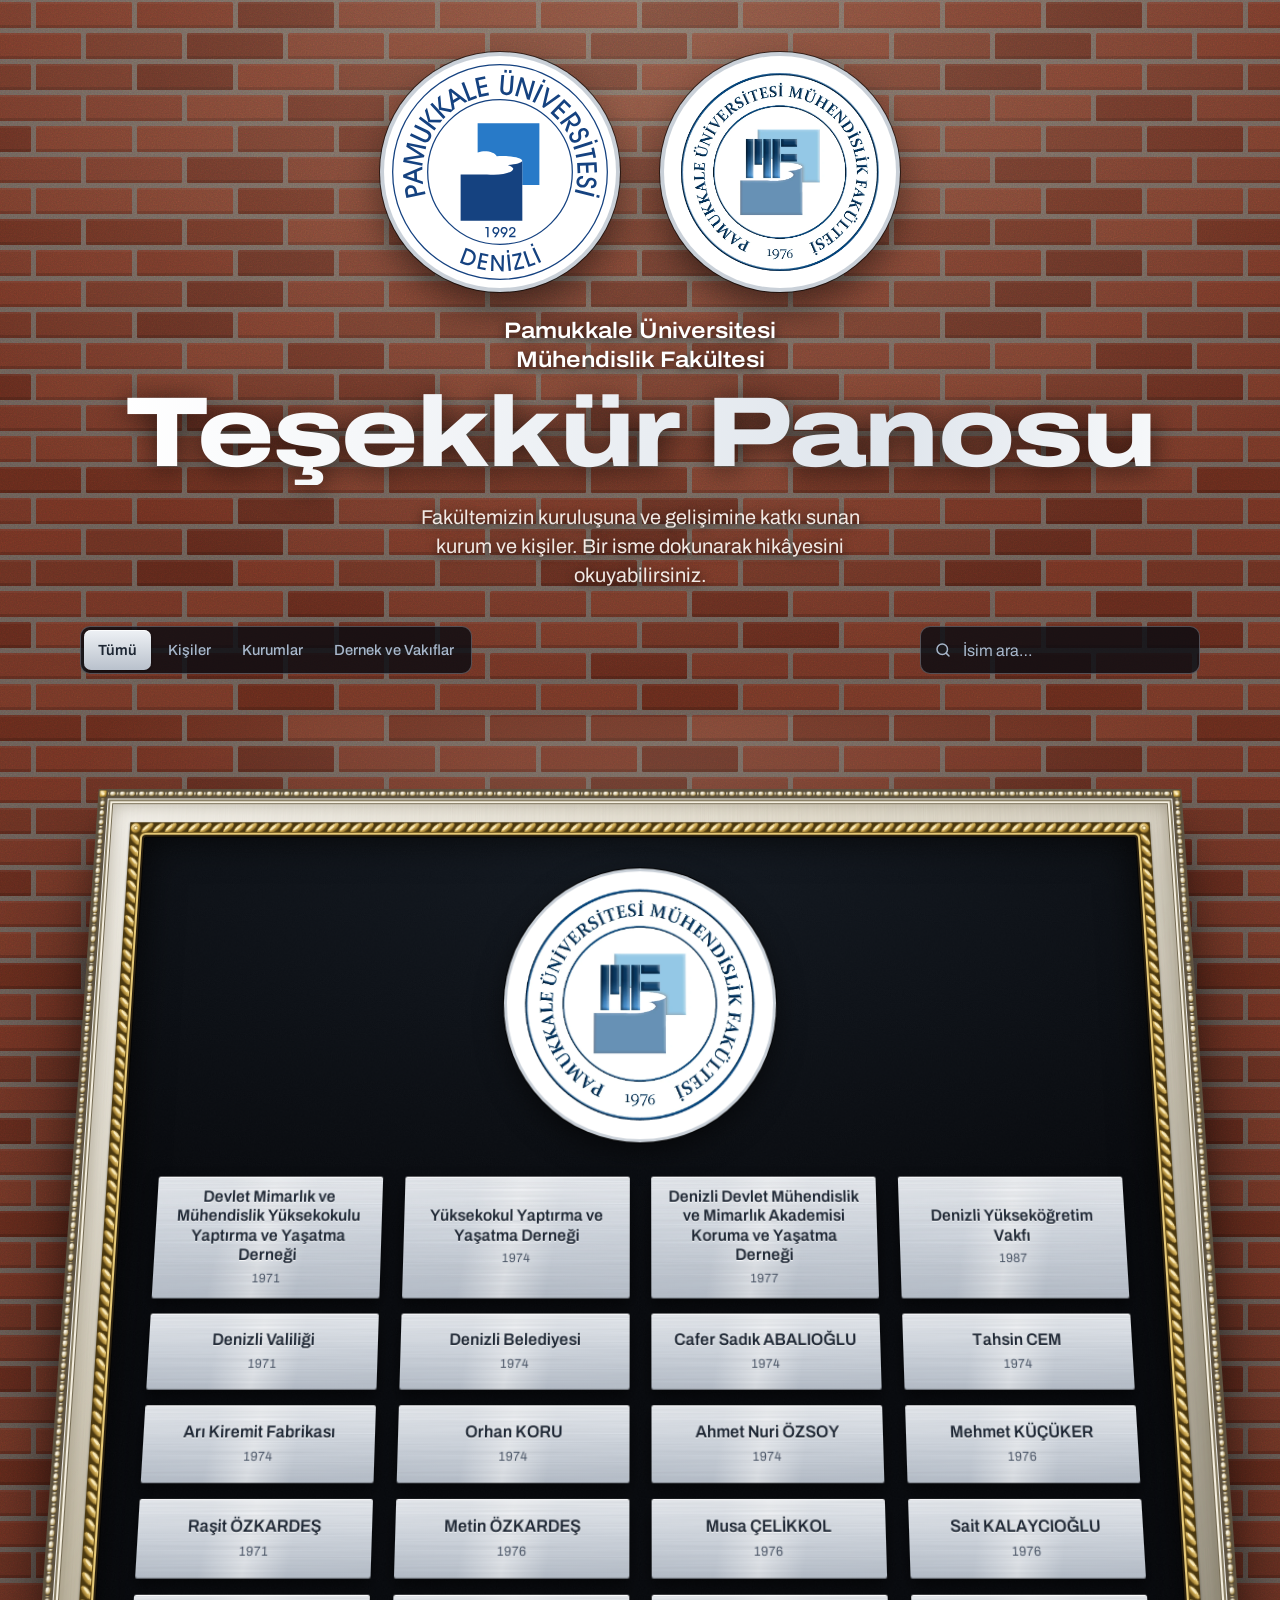
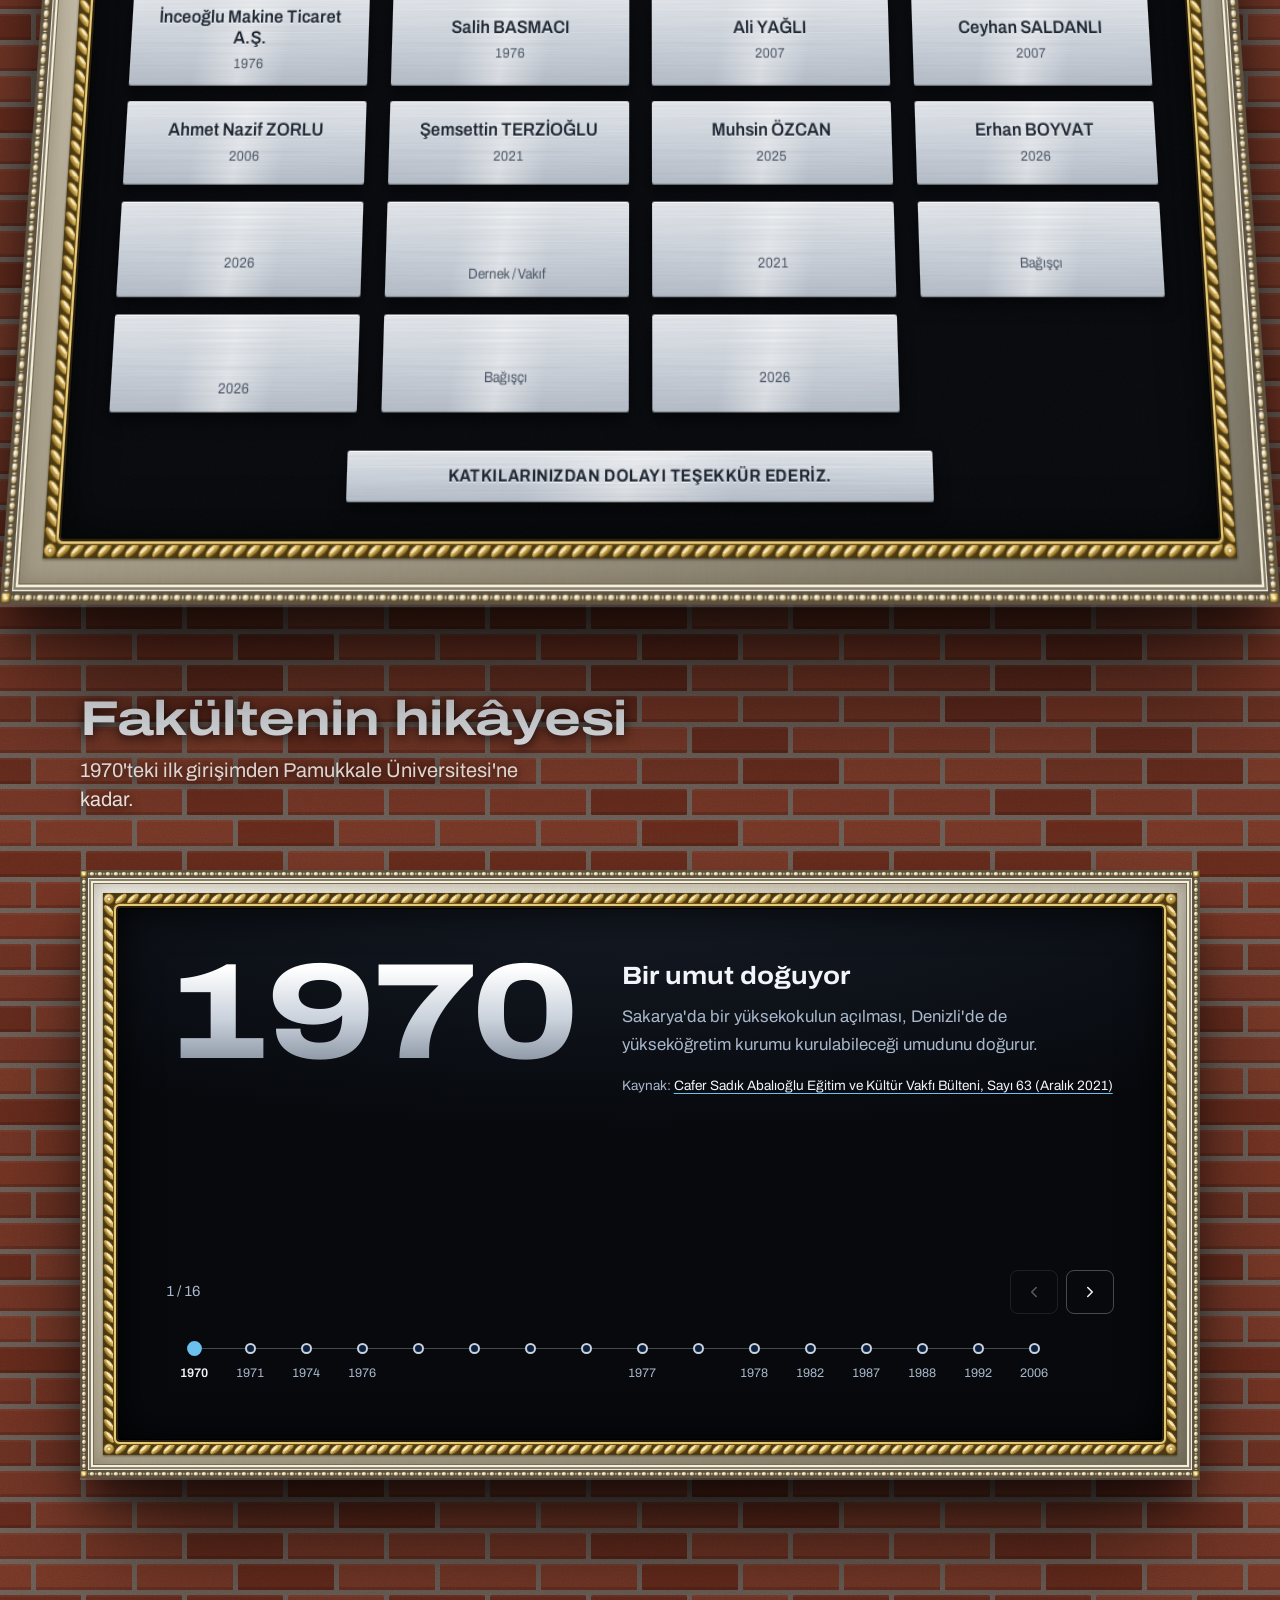
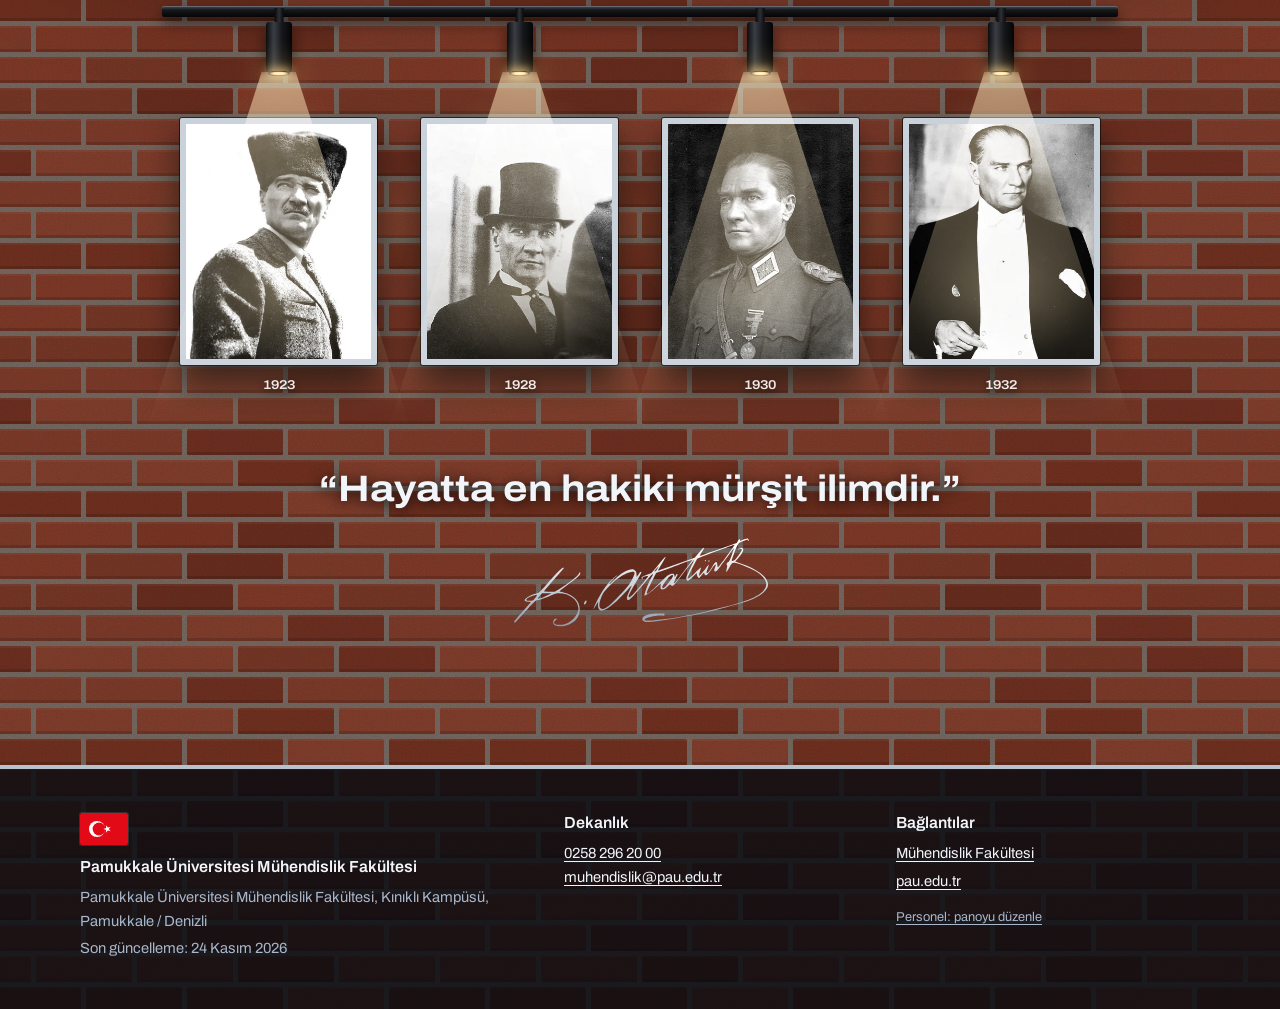
<file: index.html>
<!doctype html>
<html lang="tr" class="no-js">
<head>
  <meta charset="utf-8">
  <meta name="viewport" content="width=device-width, initial-scale=1, viewport-fit=cover">
  <title>Teşekkür Panosu · PAÜ Mühendislik Fakültesi</title>
  <meta name="description" content="Pamukkale Üniversitesi Mühendislik Fakültesi'nin kuruluşuna ve gelişimine katkı sunan kurum ve kişiler.">
  <meta name="theme-color" content="#3b1f17">
  <meta property="og:type" content="website">
  <meta property="og:locale" content="tr_TR">
  <meta property="og:site_name" content="PAÜ Mühendislik Fakültesi">
  <meta property="og:title" content="Teşekkür Panosu · PAÜ Mühendislik Fakültesi">
  <meta property="og:description" content="Fakültemizin kuruluşuna ve gelişimine katkı sunan kurum ve kişiler.">
  <meta property="og:image" content="assets/logo/muhendislik-logo.png">
  <meta name="twitter:card" content="summary">
  <link rel="icon" href="assets/logo/muhendislik-logo.webp" type="image/webp">
  <link rel="preload" href="assets/fonts/archivo-latin-wdth-normal.woff2" as="font" type="font/woff2" crossorigin>
  <link rel="preload" href="assets/fonts/archivo-latin-ext-wdth-normal.woff2" as="font" type="font/woff2" crossorigin>
  <link rel="stylesheet" href="css/tokens.css?v=20261124c">
  <link rel="stylesheet" href="css/base.css?v=20261124c">
  <link rel="stylesheet" href="css/components.css?v=20261124c">
  <script>document.documentElement.className = "js";</script>
  <script type="module" src="js/main.js?v=20261124c"></script>
</head>
<body data-gorunum="ana">
  <script>if (/^#\/kisi\//.test(location.hash)) document.body.dataset.gorunum = "kisi";</script>
  <a class="atla" href="#/pano">Panoya geç</a>


  <header class="ust">
    <div class="kap ust__ic">
      <a class="logolar" href="#/" aria-label="Ana sayfa">
        <span class="logo-yuvasi">
          <img src="assets/logo/pau-logo.svg" alt="Pamukkale Üniversitesi logosu" width="80" height="80"
               onerror="this.outerHTML='&lt;span class=&quot;logo-yer-tutucu&quot;&gt;PAÜ&lt;/span&gt;'">
        </span>
        <span class="logo-yuvasi">
          <img src="assets/logo/muhendislik-logo.webp" alt="Mühendislik Fakültesi logosu" width="80" height="80"
               onerror="this.outerHTML='&lt;span class=&quot;logo-yer-tutucu&quot;&gt;MF&lt;/span&gt;'">
        </span>
        <span class="logolar__yazi"><strong>Pamukkale Üniversitesi</strong>Mühendislik Fakültesi</span>
      </a>
    </div>
  </header>

  <main id="app">
    <!-- ================= ANA SAYFA ================= -->
    <div data-gorunum="ana" id="gorunum-ana">
      <!-- Pano: sayfa doğrudan bununla açılır -->
      <section class="giris" id="pano-bolum" aria-labelledby="giris-baslik">
        <div class="kap giris__ic">
          <div class="amblemler">
            <span class="amblem">
              <img src="assets/logo/pau-logo.svg" alt="Pamukkale Üniversitesi logosu" width="220" height="220"
                   onerror="this.outerHTML='&lt;span class=&quot;logo-yer-tutucu&quot;&gt;PAMUKKALE&lt;br&gt;ÜNİVERSİTESİ&lt;/span&gt;'">
            </span>
            <span class="amblem">
              <img src="assets/logo/muhendislik-logo.webp" alt="Mühendislik Fakültesi logosu" width="220" height="220"
                   onerror="this.outerHTML='&lt;span class=&quot;logo-yer-tutucu&quot;&gt;MÜHENDİSLİK&lt;br&gt;FAKÜLTESİ&lt;/span&gt;'">
            </span>
          </div>
          <p class="giris__kurum">Pamukkale Üniversitesi<br>Mühendislik Fakültesi</p>
          <h1 id="giris-baslik">Teşekkür Panosu</h1>
          <p class="giris__alt">Fakültemizin kuruluşuna ve gelişimine katkı sunan kurum ve kişiler. Bir isme dokunarak hikâyesini okuyabilirsiniz.</p>
        </div>

        <div class="kap">
          <div class="pano-kontrol">
            <div class="sekmeler" role="group" aria-label="Türe göre süz" id="sekmeler"></div>
            <div class="ara" role="search">
              <svg viewBox="0 0 24 24" fill="none" stroke="currentColor" stroke-width="2" stroke-linecap="round" aria-hidden="true"><circle cx="11" cy="11" r="7"/><path d="m20 20-3.5-3.5"/></svg>
              <label class="sr" for="ara">Panoda isim ara</label>
              <input id="ara" type="search" placeholder="İsim ara…" autocomplete="off" spellcheck="false" enterkeyhint="search">
              <button class="ara__temizle" type="button" hidden aria-label="Aramayı temizle">
                <svg viewBox="0 0 24 24" width="18" height="18" fill="none" stroke="currentColor" stroke-width="2" stroke-linecap="round" aria-hidden="true"><path d="M6 6l12 12M18 6 6 18"/></svg>
              </button>
            </div>
          </div>
          <p class="sonuc-bilgi" id="sonuc-bilgi" aria-live="polite"></p>
        </div>

        <!-- Pano, gerçeğindeki gibi tuğla duvarda -->
        <div class="duvar">
        <div class="kap">
          <div class="pano-cerceve" id="pano-cerceve">
            <div class="pano-ic">
              <div class="pano-madalyon">
                <img src="assets/logo/muhendislik-logo.webp" alt="Mühendislik Fakültesi logosu" width="160" height="160"
                     onerror="this.outerHTML='&lt;span class=&quot;logo-yer-tutucu&quot;&gt;PAMUKKALE ÜNİVERSİTESİ&lt;br&gt;MÜHENDİSLİK FAKÜLTESİ&lt;/span&gt;'">
              </div>
              <ul class="pano" id="pano" aria-label="Bağışçı plakaları">
                <li class="yukleniyor">Plakalar yükleniyor…</li>
              </ul>
              <p class="bos-sonuc" id="bos-sonuc" hidden></p>
              <div class="plaka pano-alt-plaka" aria-hidden="true"><span class="plaka__ad">KATKILARINIZDAN DOLAYI TEŞEKKÜR EDERİZ.</span></div>
            </div>
          </div>
        </div>
        </div>
      </section>

      <!-- Tarihçe: ölçüm cetveli -->
      <section class="bolum hikaye" id="hikaye" aria-labelledby="hikaye-baslik">
        <div class="kap">
          <h2 class="bolum__baslik" id="hikaye-baslik">Fakültenin hikâyesi</h2>
          <p class="bolum__giris">1970'teki ilk girişimden Pamukkale Üniversitesi'ne kadar.</p>
          <div class="kadife-pano"><div class="kadife-pano__ic"><div class="cetvel" id="cetvel"></div></div></div>
        </div>
      </section>

      <!-- Atatürk: raydaki spotların aydınlattığı fotoğraflar -->
      <section class="ataturk-bolum" id="ataturk" aria-labelledby="ataturk-baslik">
        <div class="kap">
          <h2 class="sr" id="ataturk-baslik">Mustafa Kemal Atatürk</h2>
          <ul class="galeri">
            <li class="galeri__oge" style="--i:0">
              <span class="spot" aria-hidden="true"></span>
              <span class="isik" aria-hidden="true"></span>
              <figure class="galeri__cerceve">
                <img src="assets/ataturk/1923.webp" alt="Mustafa Kemal Atatürk, 1923" width="360" height="450" loading="lazy" decoding="async">
                <figcaption>1923</figcaption>
              </figure>
            </li>
            <li class="galeri__oge" style="--i:1">
              <span class="spot" aria-hidden="true"></span>
              <span class="isik" aria-hidden="true"></span>
              <figure class="galeri__cerceve">
                <img src="assets/ataturk/1928.webp" alt="Mustafa Kemal Atatürk, 1928" width="360" height="450" loading="lazy" decoding="async">
                <figcaption>1928</figcaption>
              </figure>
            </li>
            <li class="galeri__oge" style="--i:2">
              <span class="spot" aria-hidden="true"></span>
              <span class="isik" aria-hidden="true"></span>
              <figure class="galeri__cerceve">
                <img src="assets/ataturk/1930.webp" alt="Mustafa Kemal Atatürk üniformayla, 1930" width="360" height="450" loading="lazy" decoding="async">
                <figcaption>1930</figcaption>
              </figure>
            </li>
            <li class="galeri__oge" style="--i:3">
              <span class="spot" aria-hidden="true"></span>
              <span class="isik" aria-hidden="true"></span>
              <figure class="galeri__cerceve">
                <img src="assets/ataturk/1932.webp" alt="Mustafa Kemal Atatürk, 1932" width="360" height="450" loading="lazy" decoding="async">
                <figcaption>1932</figcaption>
              </figure>
            </li>
          </ul>
          <figure class="ataturk-soz">
            <blockquote><p>“Hayatta en hakiki mürşit ilimdir.”</p></blockquote>
            <figcaption><span class="imza" role="img" aria-label="Mustafa Kemal Atatürk'ün imzası"></span></figcaption>
          </figure>
        </div>
      </section>
    </div>

    <!-- ================= KİŞİ SAYFASI ================= -->
    <div data-gorunum="kisi" id="gorunum-kisi" hidden></div>

  </main>

  <footer class="alt">
    <div class="kap alt__ic">
      <div>
        <svg class="bayrak" viewBox="0 0 1200 800" width="48" height="32" role="img" aria-label="Türk bayrağı"><rect width="1200" height="800" fill="#e30a17"/><circle cx="425" cy="400" r="200" fill="#fff"/><circle cx="475" cy="400" r="160" fill="#e30a17"/><polygon fill="#fff" points="583.334,400 764.235,458.779 652.431,304.894 652.431,495.106 764.235,341.221"/></svg>
        <h2>Pamukkale Üniversitesi Mühendislik Fakültesi</h2>
        <p data-adres>Kınıklı Kampüsü, Pamukkale / Denizli</p>
        <p>Son güncelleme: <time data-son-guncelleme>–</time></p>
      </div>
      <div>
        <h2>Dekanlık</h2>
        <p data-iletisim-satirlari></p>
      </div>
      <div>
        <h2>Bağlantılar</h2>
        <p><a href="https://www.pau.edu.tr/mf" rel="noopener">Mühendislik Fakültesi</a></p>
        <p><a href="https://www.pau.edu.tr" rel="noopener">pau.edu.tr</a></p>
        <p class="alt__personel"><a href="yonetim/">Personel: panoyu düzenle</a></p>
      </div>
    </div>
  </footer>

  <!-- İletişim penceresi (kişi sayfasındaki "Bize ulaşın") -->
  <dialog class="pencere" id="iletisim-pencere" aria-labelledby="iletisim-baslik">
    <div class="pencere__ic">
      <form method="dialog">
        <button class="pencere__kapat" aria-label="Kapat">
          <svg viewBox="0 0 24 24" width="18" height="18" fill="none" stroke="currentColor" stroke-width="2" stroke-linecap="round" aria-hidden="true"><path d="M6 6l12 12M18 6 6 18"/></svg>
        </button>
      </form>
      <h2 id="iletisim-baslik">Mühendislik Fakültesi Dekanlığı</h2>
      <p data-iletisim-aciklama></p>
      <ul class="iletisim-liste" id="iletisim-liste"></ul>
    </div>
  </dialog>

  <noscript><p style="padding:16px;text-align:center">Panoyu görmek için tarayıcınızda JavaScript'i açın.</p></noscript>
</body>
</html>
</file>
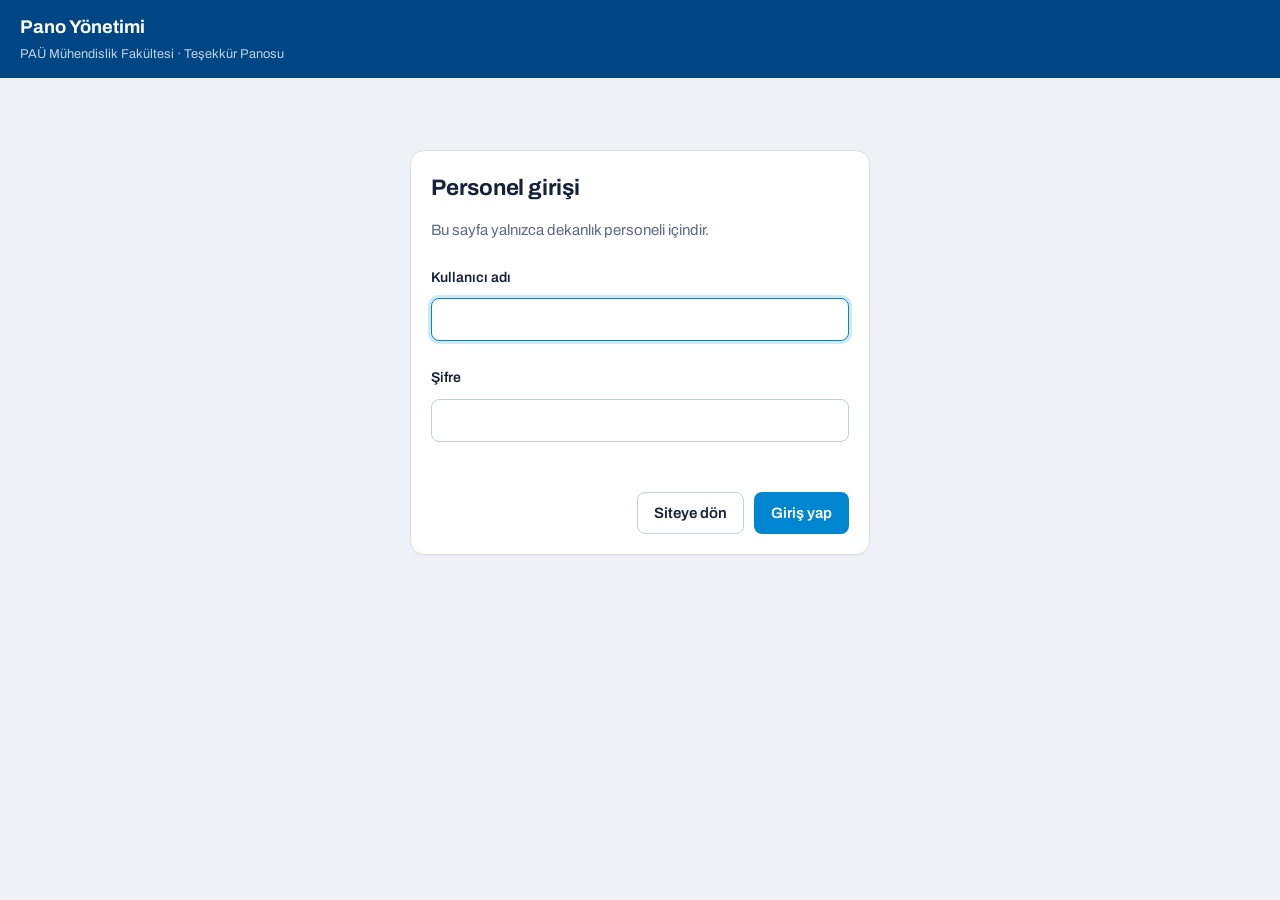
<file: yonetim/index.html>
<!doctype html>
<html lang="tr">
<head>
  <meta charset="utf-8">
  <meta name="viewport" content="width=device-width, initial-scale=1">
  <meta name="robots" content="noindex, nofollow">
  <title>Pano Yönetimi · PAÜ MF</title>
  <link rel="icon" href="../assets/logo/muhendislik-logo.webp" type="image/webp">
  <link rel="stylesheet" href="../css/tokens.css?v=20261120a">
  <link rel="stylesheet" href="yonetim.css?v=20261120a">
  <script type="module" src="yonetim.js?v=20261120a"></script>
</head>
<body class="kilitli">
  <header class="ust">
    <div>
      <strong>Pano Yönetimi</strong>
      <span class="alt-yazi">PAÜ Mühendislik Fakültesi · Teşekkür Panosu</span>
    </div>
    <div class="ust__sag">
      <span class="baglanti" id="baglanti-durum">Oturum açık</span>
      <button type="button" class="dugme ikincil" id="cikis">Çıkış yap</button>
      <a class="dugme ikincil" href="../" target="_blank" rel="noopener">Siteyi aç ↗</a>
    </div>
  </header>

  <!-- ============ GİRİŞ (anahtar yokken yalnızca bu görünür) ============ -->
  <section class="giris-ekrani" id="giris" aria-labelledby="giris-baslik">
    <form class="kart dar" id="giris-form" novalidate>
      <h1 id="giris-baslik">Personel girişi</h1>
      <p class="soluk">Bu sayfa yalnızca dekanlık personeli içindir.</p>
      <label>Kullanıcı adı <input name="kullanici" class="girdi" autocomplete="username" autocapitalize="none" spellcheck="false" required></label>
      <label>Şifre <input name="sifre" type="password" class="girdi" autocomplete="current-password" required></label>
      <p class="hata" id="giris-hata" role="alert"></p>
      <div class="form-alt">
        <a class="dugme ikincil" href="../">Siteye dön</a>
        <button type="submit" class="dugme birincil" id="giris-dugme">Giriş yap</button>
      </div>
    </form>
  </section>

  <nav class="sekmeler" aria-label="Bölümler">
    <button type="button" class="sekme" aria-pressed="true" data-sekme="pano">Bağışçılar</button>
    <button type="button" class="sekme" aria-pressed="false" data-sekme="site">İletişim bilgileri</button>
    <button type="button" class="sekme" aria-pressed="false" data-sekme="yardim">Nasıl kullanılır?</button>
  </nav>

  <main>
    <!-- ============ BAĞIŞÇILAR ============ -->
    <section data-bolum="pano" class="duzen">
      <div class="sol">
        <div class="kart">
          <div class="kart__baslik">
            <h2>Pano</h2>
            <span class="soluk" id="pano-ozet"></span>
          </div>
          <p class="soluk kucuk">Bir plakaya tıklayıp düzenleyin. Boş (+) bir yere tıklayarak o konuma yeni isim ekleyin.</p>
          <input type="search" id="liste-ara" placeholder="Listede ara…" class="girdi">
          <div class="mini-pano" id="mini-pano"></div>
        </div>
      </div>

      <div class="sag">
        <div class="kart" id="bos-durum">
          <h2>Bir plaka seçin</h2>
          <p class="soluk">Soldaki panodan düzenlemek istediğiniz ismi seçin ya da boş bir yere tıklayarak yeni bağışçı ekleyin.</p>
        </div>

        <form class="kart" id="form" hidden novalidate>
          <div class="kart__baslik">
            <h2 id="form-baslik">Bağışçı</h2>
          </div>

          <fieldset>
            <legend>Plaka</legend>
            <label>Panodaki ad <span class="zorunlu">*</span>
              <input name="ad" class="girdi" required maxlength="120" placeholder="Ör. Raşit Özkardeş">
              <small>Fiziksel panoda yazdığı gibi. Kişilerde soyadı sitede otomatik BÜYÜK harf yazılır.</small>
            </label>
            <label>Kısa ad (isteğe bağlı)
              <input name="kisaAd" class="girdi" maxlength="60" placeholder="Uzun kurum adları için plakadaki kısa hâl">
            </label>
            <div class="satir3">
              <label>Tür
                <select name="tur" class="girdi">
                  <option value="kisi">Kişi</option>
                  <option value="kurum">Kurum / şirket</option>
                  <option value="dernek-vakif">Dernek / vakıf</option>
                </select>
              </label>
              <label>Satır (1–14)
                <input name="satir" type="number" min="1" max="14" class="girdi" required>
              </label>
              <label>Sütun (1–4)
                <input name="sutun" type="number" min="1" max="4" class="girdi" required>
              </label>
            </div>
            <p class="kucuk soluk">Bağlantı kimliği: <code id="kimlik">–</code> <span id="kimlik-not"></span></p>
          </fieldset>

          <fieldset>
            <legend>Fakülteye katkısı</legend>
            <div id="katki-liste" class="tekrar"></div>
            <button type="button" class="dugme ikincil kucuk" data-ekle="katki">+ Katkı ekle</button>
          </fieldset>

          <fieldset>
            <legend>Hakkında</legend>
            <div class="satir3">
              <label>Unvan / meslek
                <input name="unvan" class="girdi" maxlength="80" placeholder="Ör. Sanayici">
              </label>
              <label>Doğum yılı
                <input name="dogum" class="girdi" inputmode="numeric" maxlength="4" placeholder="Ör. 1920">
              </label>
              <label>Vefat yılı
                <input name="vefat" class="girdi" inputmode="numeric" maxlength="4" placeholder="Hayattaysa boş">
              </label>
            </div>
            <label>Tek satır özet
              <input name="ozet" class="girdi" maxlength="160" placeholder="Paylaşım önizlemesinde ve sayfanın üstünde görünür">
            </label>
            <label>Biyografi
              <textarea name="biyografi" class="girdi" rows="8" placeholder="Paragrafları boş bir satırla ayırın. Kendi cümlelerimizle yazın, başka siteden kopyalamayın."></textarea>
            </label>
          </fieldset>

          <fieldset>
            <legend>Kaynaklar</legend>
            <div id="kaynak-liste" class="tekrar"></div>
            <button type="button" class="dugme ikincil kucuk" data-ekle="kaynak">+ Kaynak ekle</button>
          </fieldset>

          <fieldset>
            <legend>Fotoğraf</legend>
            <div class="foto-alan">
              <div class="foto-onizleme" id="foto-onizleme">–</div>
              <div>
                <label class="onay"><input type="checkbox" id="foto-izin"> Aile / kurumdan fotoğraf izni alındı</label>
                <input type="file" id="foto-dosya" accept="image/*" disabled>
                <button type="button" class="dugme ikincil kucuk" id="foto-kaldir" hidden>Fotoğrafı kaldır</button>
                <small>İnternetten bulunan fotoğraf eklemeyin. Fotoğraf otomatik küçültülür (WebP).</small>
              </div>
            </div>
          </fieldset>

          <fieldset>
            <legend>Yayın</legend>
            <label>Araştırma durumu
              <select name="durum" class="girdi">
                <option value="dogrulandi">Doğrulandı (belge / resmi kaynak var)</option>
                <option value="ekip-notu">Kaynak bekleniyor</option>
                <option value="eksik">Bilgi eksik</option>
              </select>
            </label>
            <label class="onay"><input type="checkbox" name="yayinla"> Biyografiyi canlı sitede göster</label>
            <small>Hayattaki kişilerin biyografisi kendi onayları olmadan açılmaz. Kapalıyken sitede yalnızca ad ve katkı görünür. Kişi ya da ailesi itiraz ederse bu kutuyu kapatın.</small>
          </fieldset>

          <div class="form-alt">
            <button type="button" class="dugme tehlike" id="sil">Panodan kaldır</button>
            <span class="hata" id="form-hata" role="alert"></span>
            <button type="button" class="dugme ikincil" id="vazgec">Vazgeç</button>
            <button type="submit" class="dugme birincil">Değişikliği uygula</button>
          </div>
        </form>
      </div>
    </section>

    <!-- ============ SİTE / İLETİŞİM ============ -->
    <section data-bolum="site" hidden>
      <form class="kart dar" id="site-form">
        <h2>İletişim bilgileri</h2>
        <p class="soluk">“Fakülteye katkı sunun” butonuna basınca açılan pencerede görünür.</p>
        <label>Başlık <input name="baslik" class="girdi"></label>
        <label>Açıklama <textarea name="aciklama" class="girdi" rows="3"></textarea></label>
        <div class="satir2">
          <label>Telefon <input name="telefon" class="girdi"></label>
          <label>E-posta <input name="eposta" type="email" class="girdi"></label>
        </div>
        <label>Adres <input name="adres" class="girdi"></label>
        <div class="form-alt"><button type="submit" class="dugme birincil">Değişikliği uygula</button></div>
      </form>
    </section>

    <!-- ============ YARDIM ============ -->
    <section data-bolum="yardim" hidden>
      <div class="kart dar yardim">
        <h2>Nasıl kullanılır?</h2>
        <ol>
          <li><strong>İsim eklemek:</strong> “Bağışçılar” sekmesinde panodaki boş (+) yere tıklayın, formu doldurun, <em>Değişikliği uygula</em>’ya basın.</li>
          <li><strong>İsim düzenlemek:</strong> Plakaya tıklayın, değiştirin, <em>Değişikliği uygula</em>.</li>
          <li><strong>İsim kaldırmak:</strong> Plakaya tıklayın, formun altındaki kırmızı <em>Panodan kaldır</em>’a basın, sonra <em>Siteye yayınla</em>.</li>
          <li><strong>Yayınlamak:</strong> Alttaki çubukta <em>Siteye yayınla</em>’ya basın. Site 1–2 dakika içinde güncellenir. Yayınlamadan sayfayı kapatırsanız değişiklikler kaybolur.</li>
        </ol>
        <h3>Giriş ve çıkış</h3>
        <p>Panele proje sorumlusunun verdiği <strong>kullanıcı adı ve şifreyle</strong> girilir. Tarayıcı kapanınca oturum biter. Ortak bilgisayarlarda iş bitince sağ üstteki <em>Çıkış yap</em>’a basın.</p>
        <p>Yayınlama hata verirse <em>JSON indir</em> ile dosyayı indirip proje sorumlusuna gönderebilirsiniz.</p>
        <h3>Kurallar</h3>
        <ul>
          <li>Biyografiler kendi cümlelerimizle yazılır; başka siteden metin kopyalanmaz.</li>
          <li>Fotoğraf yalnızca aile/kurum izniyle eklenir.</li>
          <li>Cenaze, sağlık, aile içi olaylar gibi özel ayrıntılar yazılmaz.</li>
          <li>İç notlar buraya yazılmaz: bu dosyalar herkese açıktır.</li>
        </ul>
      </div>
    </section>
  </main>

  <!-- Alt çubuk -->
  <div class="yayin-cubugu" id="yayin-cubugu">
    <span id="degisiklik-yazi">Değişiklik yok</span>
    <div>
      <button type="button" class="dugme ikincil" id="json-indir">JSON indir</button>
      <button type="button" class="dugme birincil" id="yayinla" disabled>Siteye yayınla</button>
    </div>
  </div>


  <div class="bildirim" id="bildirim" role="status" aria-live="polite"></div>
</body>
</html>
</file>
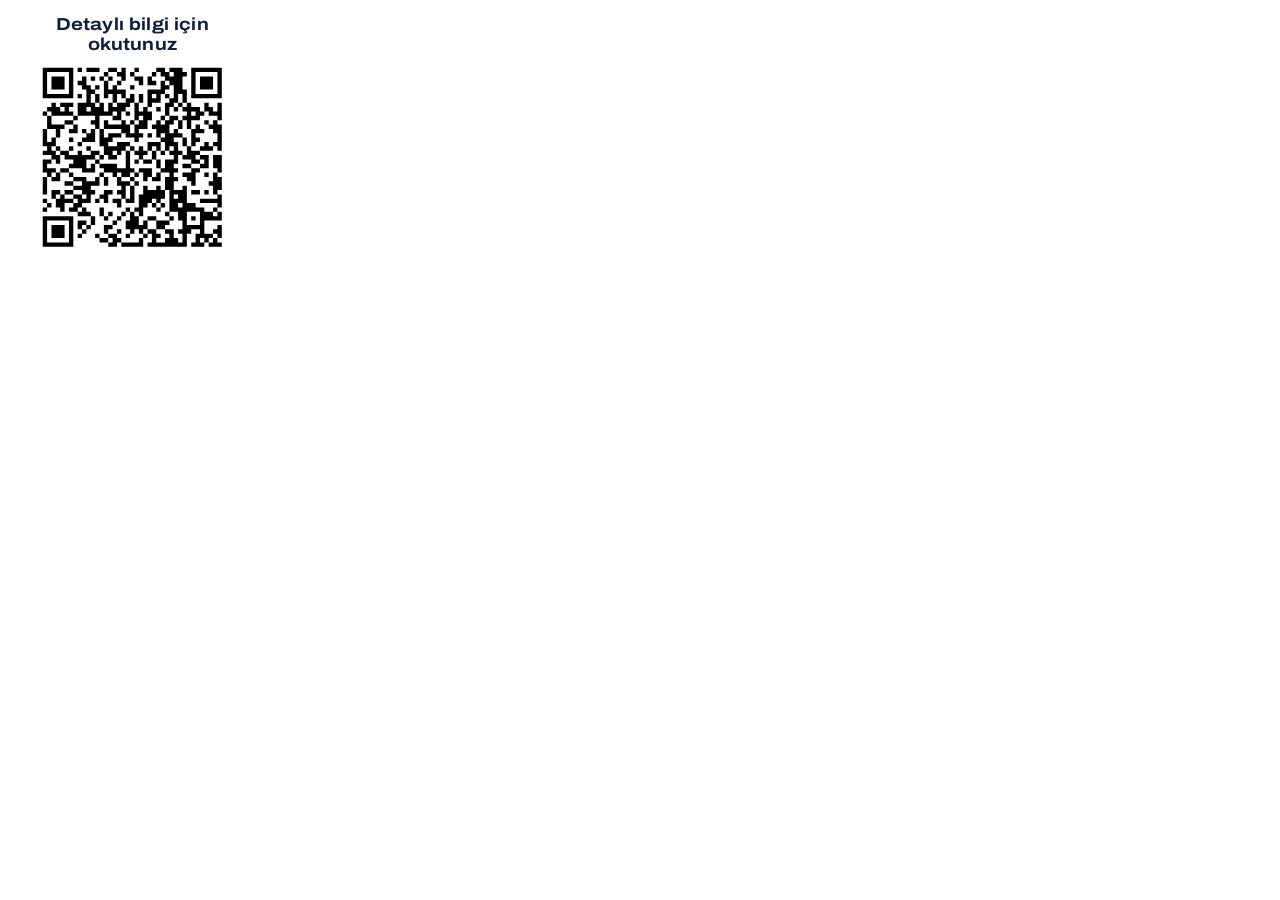
<file: qr-baski/etiket.html>
<!doctype html><html lang="tr"><head><meta charset="utf-8"><title>QR etiketi</title><style>
@font-face{font-family:Archivo;src:url(../assets/fonts/archivo-latin-ext-wdth-normal.woff2) format("woff2");font-weight:100 900;font-stretch:62% 125%;unicode-range:U+0100-02AF,U+0130-0131,U+011E-011F,U+015E-015F}
@font-face{font-family:Archivo;src:url(../assets/fonts/archivo-latin-wdth-normal.woff2) format("woff2");font-weight:100 900;font-stretch:62% 125%}
@page{size:70mm 68mm;margin:0}
html,body{margin:0;background:#fff}
.e{width:70mm;height:68mm;box-sizing:border-box;padding:4mm 6mm 2mm;display:flex;flex-direction:column;align-items:center;font-family:Archivo,sans-serif;color:#0b1f3f}
h1{margin:0;font-size:13pt;font-weight:700;font-stretch:115%;text-align:center;line-height:1.15;letter-spacing:.01em}
p{margin:1.5mm 0 0;font-size:8.5pt;font-weight:500;text-align:center;color:#334}
.q{width:52mm;height:52mm;margin-top:1mm}.q svg{width:100%;height:100%;display:block}
</style></head><body><div class="e"><h1>Detaylı bilgi için okutunuz</h1><div class="q"><svg xmlns="http://www.w3.org/2000/svg" viewBox="0 0 45 45" class="segno"><path class="qrline" stroke="#000" d="M2 2.5h7m1 0h1m1 0h3m2 0h2m1 0h1m2 0h1m4 0h2m1 0h3m2 0h7m-41 1h1m5 0h1m7 0h1m2 0h2m1 0h1m4 0h1m1 0h2m1 0h3m1 0h1m5 0h1m-41 1h1m1 0h3m1 0h1m2 0h1m1 0h1m1 0h1m1 0h1m2 0h1m2 0h2m1 0h1m3 0h4m2 0h1m1 0h3m1 0h1m-41 1h1m1 0h3m1 0h1m1 0h2m4 0h1m2 0h1m4 0h1m1 0h2m1 0h1m1 0h3m2 0h1m1 0h3m1 0h1m-41 1h1m1 0h3m1 0h1m2 0h2m1 0h1m1 0h1m1 0h1m3 0h1m6 0h2m1 0h2m2 0h1m1 0h3m1 0h1m-41 1h1m5 0h1m3 0h2m2 0h5m5 0h4m2 0h3m1 0h1m5 0h1m-41 1h7m1 0h1m1 0h1m1 0h1m1 0h1m1 0h1m1 0h1m1 0h1m1 0h1m1 0h1m1 0h1m1 0h1m1 0h1m1 0h1m1 0h7m-31 1h1m1 0h1m3 0h1m2 0h2m1 0h1m1 0h3m2 0h2m1 0h1m-31 1h1m1 0h3m1 0h4m1 0h1m1 0h1m1 0h3m1 0h1m2 0h1m3 0h2m1 0h1m1 0h1m3 0h1m2 0h1m-40 1h3m1 0h1m2 0h2m1 0h3m1 0h4m2 0h1m1 0h1m2 0h1m1 0h1m1 0h1m1 0h4m1 0h2m1 0h1m-41 1h1m1 0h5m1 0h8m1 0h1m1 0h1m1 0h4m3 0h1m4 0h1m1 0h2m1 0h3m-40 1h1m5 0h1m4 0h1m3 0h2m3 0h1m1 0h2m2 0h1m1 0h2m1 0h4m4 0h1m-40 1h1m3 0h2m4 0h2m1 0h1m3 0h1m1 0h1m1 0h2m2 0h1m1 0h2m1 0h1m1 0h1m3 0h1m1 0h1m-39 1h4m2 0h1m4 0h1m1 0h6m1 0h3m1 0h4m2 0h1m1 0h1m1 0h1m2 0h3m-41 1h1m2 0h1m2 0h2m1 0h1m1 0h1m1 0h1m4 0h2m1 0h1m4 0h3m1 0h1m3 0h3m2 0h2m-41 1h1m2 0h1m6 0h2m1 0h1m1 0h3m1 0h4m1 0h1m1 0h1m1 0h4m2 0h1m5 0h1m-41 1h1m1 0h1m3 0h1m2 0h3m1 0h3m5 0h1m5 0h3m2 0h1m1 0h2m4 0h1m-41 1h3m5 0h1m4 0h2m2 0h3m4 0h3m1 0h3m1 0h1m1 0h1m2 0h1m1 0h2m-40 1h1m1 0h1m2 0h1m3 0h1m3 0h5m1 0h1m1 0h1m1 0h1m1 0h1m1 0h1m1 0h1m2 0h1m2 0h3m1 0h1m-41 1h3m1 0h2m2 0h1m2 0h2m1 0h2m1 0h1m1 0h1m1 0h3m1 0h1m1 0h1m1 0h3m1 0h3m-34 1h2m1 0h7m1 0h1m1 0h2m2 0h1m2 0h1m2 0h1m4 0h1m1 0h3m1 0h2m1 0h2m-41 1h2m1 0h1m3 0h3m2 0h1m6 0h1m1 0h1m1 0h2m1 0h1m1 0h3m3 0h2m1 0h1m1 0h2m-41 1h1m5 0h4m1 0h1m1 0h4m2 0h1m6 0h1m1 0h2m2 0h2m2 0h2m1 0h2m-41 1h3m1 0h2m3 0h3m2 0h7m1 0h3m2 0h4m3 0h2m4 0h1m-40 1h1m1 0h1m2 0h1m6 0h1m2 0h1m1 0h2m1 0h1m1 0h2m1 0h1m2 0h1m2 0h3m2 0h1m1 0h1m-40 1h1m1 0h2m3 0h3m2 0h1m1 0h1m2 0h1m2 0h1m2 0h1m1 0h2m1 0h3m2 0h2m4 0h2m-41 1h1m4 0h2m2 0h4m1 0h1m2 0h3m1 0h1m6 0h2m4 0h1m3 0h3m-41 1h1m6 0h4m7 0h1m1 0h1m2 0h1m2 0h1m1 0h2m2 0h1m6 0h2m-41 1h1m1 0h2m1 0h2m2 0h3m2 0h2m1 0h2m1 0h1m2 0h5m1 0h4m1 0h2m1 0h1m1 0h1m-38 1h1m1 0h1m2 0h2m1 0h1m2 0h2m3 0h1m1 0h1m1 0h6m1 0h1m1 0h2m7 0h1m-41 1h1m2 0h4m1 0h3m1 0h1m1 0h1m1 0h2m1 0h2m1 0h3m1 0h1m2 0h4m3 0h5m-40 1h1m1 0h2m2 0h2m8 0h1m4 0h2m1 0h1m1 0h1m1 0h2m1 0h3m5 0h1m-41 1h1m3 0h1m1 0h2m1 0h1m3 0h1m5 0h1m1 0h2m3 0h1m2 0h8m2 0h1m-32 1h3m2 0h1m1 0h1m2 0h1m1 0h1m1 0h1m5 0h1m2 0h2m3 0h3m1 0h1m-41 1h7m4 0h1m2 0h1m2 0h1m2 0h2m2 0h2m3 0h1m1 0h2m1 0h1m1 0h5m-41 1h1m5 0h1m1 0h2m1 0h1m4 0h1m2 0h3m1 0h1m2 0h3m3 0h1m3 0h1m-37 1h1m1 0h3m1 0h1m1 0h1m1 0h1m3 0h2m3 0h5m2 0h2m4 0h5m3 0h1m-41 1h1m1 0h3m1 0h1m2 0h1m4 0h1m2 0h1m2 0h1m1 0h1m1 0h2m2 0h2m1 0h3m2 0h1m2 0h2m-41 1h1m1 0h3m1 0h1m1 0h1m3 0h1m2 0h2m2 0h1m3 0h1m1 0h2m2 0h1m2 0h1m2 0h4m1 0h1m-41 1h1m5 0h1m6 0h2m1 0h2m4 0h1m2 0h1m2 0h3m1 0h1m2 0h1m1 0h1m1 0h1m-40 1h7m8 0h2m1 0h5m1 0h9m1 0h3m1 0h3"/></svg>
</div></div></body></html>
</file>
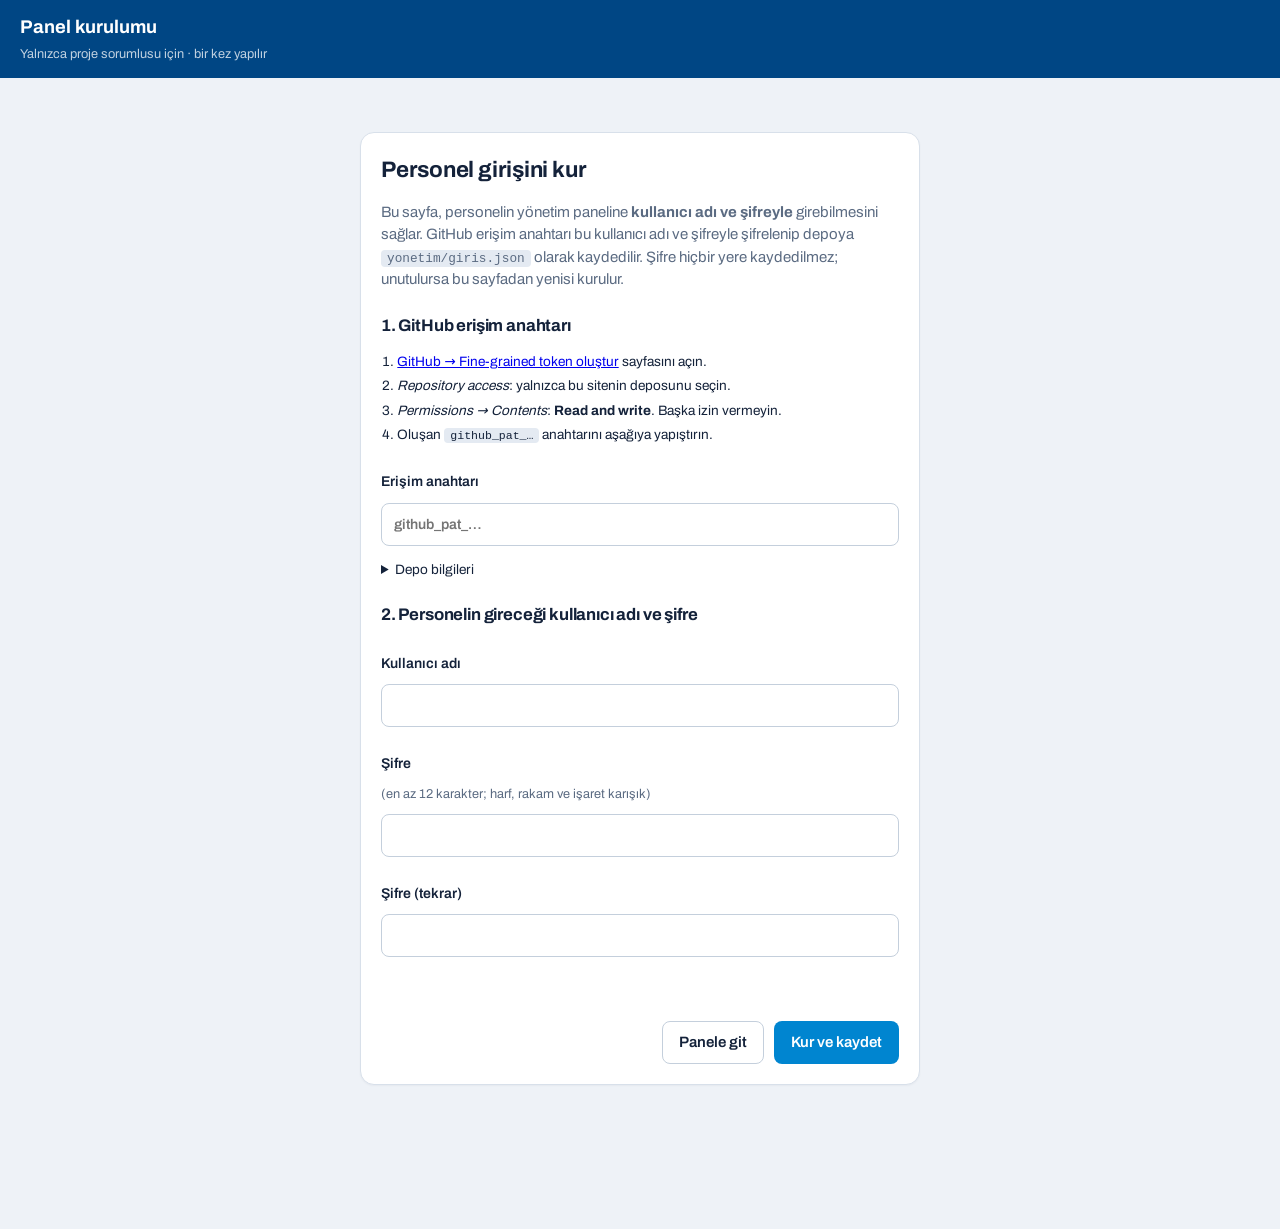
<file: yonetim/kurulum.html>
<!doctype html>
<html lang="tr">
<head>
  <meta charset="utf-8">
  <meta name="viewport" content="width=device-width, initial-scale=1">
  <meta name="robots" content="noindex, nofollow">
  <title>Panel Kurulumu · PAÜ MF</title>
  <link rel="icon" href="../assets/logo/muhendislik-logo.webp" type="image/webp">
  <link rel="stylesheet" href="../css/tokens.css?v=20261120a">
  <link rel="stylesheet" href="yonetim.css?v=20261120a">
  <style>
    .kurulum { display: grid; justify-items: center; padding: clamp(24px, 6vh, 64px) 16px; }
    .kurulum .kart { width: 100%; max-width: 560px; display: grid; gap: 14px; }
    .kurulum h1 { margin: 0; font-size: 1.4rem; }
    .kurulum h2 { margin: 8px 0 0; font-size: 1.05rem; }
    .kurulum p, .kurulum ol { margin: 0; }
    .kurulum ol { padding-left: 1.2em; display: grid; gap: 4px; }
    .kurulum label { display: grid; gap: 6px; }
    .kurulum .tamam { color: #0a7a3a; font-weight: 600; }
  </style>
</head>
<body>
  <header class="ust">
    <div>
      <strong>Panel kurulumu</strong>
      <span class="alt-yazi">Yalnızca proje sorumlusu için · bir kez yapılır</span>
    </div>
  </header>

  <main class="kurulum">
    <form class="kart" id="kurulum-form" novalidate>
      <h1>Personel girişini kur</h1>
      <p class="soluk">Bu sayfa, personelin yönetim paneline <strong>kullanıcı adı ve şifreyle</strong> girebilmesini sağlar. GitHub erişim anahtarı bu kullanıcı adı ve şifreyle şifrelenip depoya <code>yonetim/giris.json</code> olarak kaydedilir. Şifre hiçbir yere kaydedilmez; unutulursa bu sayfadan yenisi kurulur.</p>

      <h2>1. GitHub erişim anahtarı</h2>
      <ol class="kucuk">
        <li><a href="https://github.com/settings/personal-access-tokens/new" target="_blank" rel="noopener">GitHub → Fine-grained token oluştur</a> sayfasını açın.</li>
        <li><em>Repository access</em>: yalnızca bu sitenin deposunu seçin.</li>
        <li><em>Permissions → Contents</em>: <strong>Read and write</strong>. Başka izin vermeyin.</li>
        <li>Oluşan <code>github_pat_…</code> anahtarını aşağıya yapıştırın.</li>
      </ol>
      <label>Erişim anahtarı <input name="token" type="password" class="girdi" autocomplete="off" placeholder="github_pat_…" required></label>
      <details class="kucuk">
        <summary>Depo bilgileri</summary>
        <div class="satir2" style="margin-top:10px">
          <label>Kullanıcı / kurum <input name="sahip" class="girdi"></label>
          <label>Depo adı <input name="depo" class="girdi"></label>
        </div>
      </details>

      <h2>2. Personelin gireceği kullanıcı adı ve şifre</h2>
      <label>Kullanıcı adı <input name="kullanici" class="girdi" autocomplete="off" autocapitalize="none" spellcheck="false" required></label>
      <label>Şifre <small class="soluk">(en az 12 karakter; harf, rakam ve işaret karışık)</small><input name="sifre" type="password" class="girdi" autocomplete="new-password" required></label>
      <label>Şifre (tekrar) <input name="sifre2" type="password" class="girdi" autocomplete="new-password" required></label>

      <p class="hata" id="kurulum-hata" role="alert"></p>
      <p id="kurulum-sonuc" class="tamam" role="status"></p>
      <div class="form-alt">
        <a class="dugme ikincil" href="./">Panele git</a>
        <button type="submit" class="dugme birincil" id="kur">Kur ve kaydet</button>
      </div>
    </form>
  </main>

  <script type="module">
    import { sifrele, coz } from "./sifreleme.js?v=20261120a";
    const f = document.getElementById("kurulum-form");
    const hata = (m) => { document.getElementById("kurulum-hata").textContent = m; };
    const sonuc = (m) => { document.getElementById("kurulum-sonuc").textContent = m; };

    // Depo bilgisi adresten: gurkann20.github.io/mf-pano → Gurkann20/mf-pano
    const gp = location.hostname.endsWith(".github.io");
    f.sahip.value = gp ? location.hostname.split(".")[0] : "Gurkann20";
    f.depo.value = gp ? location.pathname.split("/")[1] || "" : "mf-pano";

    async function gh(depo, token, yol, secenek = {}) {
      const y = await fetch(`https://api.github.com/repos/${encodeURIComponent(depo.sahip)}/${encodeURIComponent(depo.depo)}${yol}`, {
        ...secenek,
        headers: { Accept: "application/vnd.github+json", "X-GitHub-Api-Version": "2022-11-28", Authorization: `Bearer ${token}`,
          ...(secenek.body ? { "Content-Type": "application/json" } : {}) },
      });
      if (!y.ok) { const e = new Error(`GitHub ${y.status}`); e.durum = y.status; try { e.detay = (await y.json()).message; } catch {} throw e; }
      return y.status === 204 ? null : y.json();
    }
    const b64 = (metin) => { const b = new TextEncoder().encode(metin); let s = ""; b.forEach((x) => s += String.fromCharCode(x)); return btoa(s); };

    f.addEventListener("submit", async (ev) => {
      ev.preventDefault();
      hata(""); sonuc("");
      const token = f.token.value.trim(), kullanici = f.kullanici.value.trim(), sifre = f.sifre.value;
      const depo = { sahip: f.sahip.value.trim(), depo: f.depo.value.trim(), dal: "main" };
      if (!token || !kullanici || !sifre) return hata("Bütün alanları doldurun.");
      if (sifre !== f.sifre2.value) return hata("Şifreler aynı değil.");
      if (sifre.length < 12) return hata("Şifre en az 12 karakter olmalı.");
      if (!/[A-Za-zÇĞİÖŞÜçğıöşü]/.test(sifre) || !/\d/.test(sifre)) return hata("Şifrede hem harf hem rakam olmalı.");
      const d = document.getElementById("kur");
      d.disabled = true; d.textContent = "Kuruluyor…";
      try {
        const bilgi = await gh(depo, token, "");
        if (!bilgi.permissions?.push) throw new Error("Bu anahtarın depoya yazma izni yok (Contents: Read and write verin).");
        const giris = await sifrele(token, kullanici, sifre, depo);
        if (await coz(giris, kullanici, sifre) !== token) throw new Error("Şifreleme doğrulanamadı.");
        const yol = "yonetim/giris.json";
        let sha;
        try { sha = (await gh(depo, token, `/contents/${yol}?ref=main`)).sha; } catch (e) { if (e.durum !== 404) throw e; }
        await gh(depo, token, `/contents/${yol}`, { method: "PUT", body: JSON.stringify({
          message: "Yönetim paneli girişi güncellendi", branch: "main",
          content: b64(JSON.stringify(giris, null, 2) + "\n"), ...(sha ? { sha } : {}) }) });
        f.token.value = ""; f.sifre.value = ""; f.sifre2.value = "";
        sonuc("Kuruldu. 1–2 dakika sonra personel bu kullanıcı adı ve şifreyle panele girebilir.");
      } catch (e) {
        hata(e.durum === 401 ? "Erişim anahtarı geçersiz." : e.durum === 404 ? "Depo bulunamadı (depo bilgisi ya da anahtarın izni yanlış)." : e.detay || e.message);
      } finally {
        d.disabled = false; d.textContent = "Kur ve kaydet";
      }
    });
  </script>
</body>
</html>
</file>
<file: css/tokens.css>
/* =========================================================
   TASARIM DEĞİŞKENLERİ — renk, font, boşluk için TEK yer.
   Malzeme: fiziksel panonun gümüş plakaları ve siyah kadifesi,
   zemin: PAÜ logosunun laciverti.
   ========================================================= */

/* Archivo (değişken: kalınlık + genişlik). Başlıklar geniş kesim = plaka yazısı. */
@font-face {
  font-family: "Archivo";
  src: url("../assets/fonts/archivo-latin-wdth-normal.woff2") format("woff2");
  font-weight: 100 900; font-stretch: 62% 125%; font-display: swap;
  unicode-range: U+0000-00FF, U+0131, U+0152-0153, U+02BB-02BC, U+02C6, U+02DA, U+02DC, U+2000-206F, U+20AC, U+2122, U+2191, U+2193, U+2212, U+2215, U+FEFF, U+FFFD;
}
@font-face {
  font-family: "Archivo";
  src: url("../assets/fonts/archivo-latin-ext-wdth-normal.woff2") format("woff2");
  font-weight: 100 900; font-stretch: 62% 125%; font-display: swap;
  unicode-range: U+0100-02AF, U+0304, U+0308, U+0329, U+1E00-1E9F, U+1EF2-1EFF, U+2020, U+20A0-20AB, U+20AD-20C0, U+2113, U+2C60-2C7F, U+A720-A7FF;
}

:root {
  /* PAÜ kurumsal — pau.edu.tr ve logo */
  --pau-mavi: #0085d0;         /* pau.edu.tr ana mavi: etkileşim */
  --pau-lacivert: #004684;     /* pau.edu.tr koyu mavi */
  --pau-logo: #154280;         /* logodaki lacivert */
  --mavi-acik: #6cc0f0;        /* koyu zeminde bağlantı / odak */

  /* Zemin: logo laciverti (siyah değil) */
  --zemin: #0b1f3f;
  --zemin-2: #10294f;
  --cizgi: rgba(201, 209, 219, 0.16);
  --cizgi-guclu: rgba(201, 209, 219, 0.32);

  /* Pano: siyah kadife + gümüş */
  --kadife: #07090d;
  --plaka-1: #eef1f5;
  --plaka-2: #b9c1cc;
  --plaka-3: #d6dce4;
  --plaka-yazi: #1d2633;
  --plaka-yazi-soluk: #4a5566;
  --gumus: #c9d1db;

  /* Metin */
  --yazi: #f1f4f8;
  --yazi-soluk: #a8b7cb;

  /* Tipografi: tek aile, iki genişlik */
  --font: "Archivo", "Segoe UI", system-ui, -apple-system, sans-serif;
  --genis: 125%;               /* başlıklar */
  --yari-genis: 112%;

  /* Ölçek (1.25) */
  --t-kucuk: .8rem;
  --t-govde: 1rem;
  --t-buyuk: 1.25rem;
  --t-h3: 1.56rem;
  --t-h2: clamp(1.95rem, 6vw, 3.05rem);
  --t-h1: clamp(2.7rem, 11.5vw, 6.2rem);

  /* Boşluk ve ölçüler */
  --kenar: clamp(16px, 4vw, 40px);
  --icerik: 1120px;
  --okuma: 640px;

  /* Hareket */
  --yumusak: cubic-bezier(.2, .7, .2, 1);
  --hizli: 180ms;
}
</file>
<file: css/base.css>
/* =========================================================
   TEMEL: sıfırlama, zemin, tipografi, yerleşim
   ========================================================= */

*, *::before, *::after { box-sizing: border-box; }

html {
  -webkit-text-size-adjust: 100%;
  text-size-adjust: 100%;
  background: #3b1f17;
  color-scheme: dark;
}

body {
  margin: 0;
  min-height: 100vh;
  /* Fakülte girişindeki tuğla duvar: bütün sitenin zemini */
  position: relative;
  isolation: isolate; /* ışık/gölge katmanları tuğlanın üstünde, içeriğin altında kalsın */
  background: url("../assets/doku/tugla.svg") 50% 0 / 404px 248px repeat, #8f4330;
  color: var(--yazi);
  font-family: var(--font);
  font-size: var(--t-govde);
  line-height: 1.6;
  font-variation-settings: normal;
  -webkit-font-smoothing: antialiased;
  overflow-x: hidden;
}

/* Duvarın üzerindeki ışık ve gölge: yazılar okunur kalsın */
body::before {
  content: ""; position: absolute; inset: 0; z-index: -1; pointer-events: none;
  background:
    radial-gradient(ellipse 85% 900px at 50% 0, rgba(255, 228, 200, .22), transparent 75%),
    linear-gradient(rgba(24, 12, 9, .42), rgba(24, 12, 9, .42));
}
body::after {
  /* tuğla yüzeyinin pürüzü */
  content: ""; position: absolute; inset: 0; z-index: -1; pointer-events: none; opacity: .28; mix-blend-mode: overlay;
  background-image: url("data:image/svg+xml,%3Csvg xmlns='http://www.w3.org/2000/svg' width='180' height='180'%3E%3Cfilter id='n'%3E%3CfeTurbulence type='fractalNoise' baseFrequency='.75' numOctaves='3' stitchTiles='stitch'/%3E%3C/filter%3E%3Crect width='100%25' height='100%25' filter='url(%23n)'/%3E%3C/svg%3E");
}

img, svg { display: block; max-width: 100%; }
button, input, textarea, select { font: inherit; color: inherit; }
button { cursor: pointer; }
a { color: var(--mavi-acik); text-underline-offset: 3px; }
h1, h2, h3 { font-family: var(--font); line-height: 1.05; margin: 0; font-weight: 700; }
p { margin: 0 0 1em; }

:focus-visible {
  outline: 2px solid var(--mavi-acik);
  outline-offset: 3px;
  border-radius: 4px;
}
[tabindex="-1"]:focus { outline: none; }

.sr {
  position: absolute !important;
  width: 1px; height: 1px;
  padding: 0; margin: -1px;
  overflow: hidden; clip: rect(0 0 0 0);
  white-space: nowrap; border: 0;
}

.atla {
  position: fixed; top: 8px; left: 8px; z-index: 100;
  padding: 10px 16px; border-radius: 8px;
  background: var(--yazi); color: var(--zemin);
  font-weight: 600; text-decoration: none;
  transform: translateY(-150%);
  transition: transform var(--hizli);
}
.atla:focus { transform: none; }

/* ---------- Yerleşim ---------- */
.kap {
  width: 100%;
  max-width: calc(var(--icerik) + 2 * var(--kenar));
  margin: 0 auto;
  padding: 0 var(--kenar);
}

.bolum { padding: clamp(64px, 11vw, 128px) 0; }
.bolum__baslik {
  font-size: var(--t-h2);
  font-stretch: var(--genis);
  letter-spacing: -0.01em;
  margin-bottom: 12px;
}
.bolum__giris { color: var(--yazi-soluk); font-size: var(--t-buyuk); max-width: 40ch; line-height: 1.45; }

/* ---------- Üst çubuk ---------- */
.ust { padding: 18px 0 0; }
body[data-gorunum="ana"] .ust { display: none; }
body[data-gorunum="kisi"] #gorunum-ana { display: none; } /* kişi linkiyle açılışta ana sayfa bir an görünmesin */
.logolar { display: inline-flex; align-items: center; gap: 12px; text-decoration: none; color: inherit; }
.logolar { gap: 14px; }
.logo-yuvasi {
  width: 64px; height: 64px; flex: none;
  border-radius: 50%;
  background: #fff;
  display: grid; place-items: center;
  box-shadow: 0 0 0 1px rgba(255,255,255,.5), 0 4px 16px rgba(0, 0, 0, .3);
  overflow: hidden;
}
.logo-yuvasi img { width: 94%; height: 94%; object-fit: contain; }
@media (min-width: 860px) { .logo-yuvasi { width: 84px; height: 84px; } .logolar { gap: 18px; } }
.logo-yer-tutucu { font-weight: 800; font-size: .7rem; color: var(--pau-logo); text-align: center; line-height: 1.05; }
.logolar__yazi { font-size: 1rem; line-height: 1.3; color: var(--yazi-soluk); }
.logolar__yazi strong { display: block; color: var(--yazi); font-weight: 700; font-size: 1.08rem; }
@media (min-width: 860px) { .logolar__yazi { font-size: 1.15rem; } .logolar__yazi strong { font-size: 1.3rem; font-stretch: var(--yari-genis); } }
@media (max-width: 400px) { .logolar__yazi { font-size: .9rem; } .logolar__yazi strong { font-size: .98rem; } }

/* ---------- Alt bilgi ---------- */
.alt {
  background: rgba(8, 10, 16, .82);
  border-top: 4px solid #b9c1cc;
  padding: 44px 0 calc(44px + env(safe-area-inset-bottom));
  color: var(--yazi-soluk);
  font-size: .92rem;
}
.alt__ic { display: grid; gap: 28px; }
@media (min-width: 760px) { .alt__ic { grid-template-columns: 1.5fr 1fr 1fr; } }
.alt h2 { font-size: 1rem; font-weight: 600; color: var(--yazi); margin-bottom: 8px; line-height: 1.3; }
.alt p { margin: 0 0 4px; }
.alt a { color: var(--yazi); }
/* personel bağlantısı: ziyaretçinin gözüne batmasın ama personel bulabilsin */
.alt__personel { margin-top: 14px !important; font-size: .8rem; }
.alt .alt__personel a { color: var(--yazi-soluk); }

/* ---------- Görünümler ---------- */
[data-gorunum][hidden] { display: none !important; }


.yukleniyor { min-height: 30vh; display: grid; place-items: center; color: var(--plaka-2); grid-column: 1 / -1; }

/* ---------- Hareket azaltma ---------- */
@media (prefers-reduced-motion: reduce) {
  *, *::before, *::after {
    animation-duration: 0.001ms !important;
    animation-iteration-count: 1 !important;
    transition-duration: 0.001ms !important;
    scroll-behavior: auto !important;
  }
}

/* PAÜ sayfasındaki 4000+ px'lik iframe: iPhone'un boyama yükünü azalt
   (tuğla pürüzü katmanı bütün alan boyunca mix-blend hesaplatıyordu) */
.gomulu body::after { display: none; }
</file>
<file: css/components.css>
/* =========================================================
   BİLEŞENLER
   ========================================================= */

/* ---------- Düğmeler ---------- */
.dugme {
  display: inline-flex; align-items: center; justify-content: center; gap: 8px;
  min-height: 44px; padding: 10px 18px;
  border-radius: 8px; border: 1px solid var(--cizgi-guclu);
  background: transparent; color: var(--yazi);
  font-weight: 600; font-size: .95rem; text-decoration: none; white-space: nowrap;
  transition: background-color var(--hizli), border-color var(--hizli);
}
.dugme:hover { border-color: var(--gumus); background: rgba(201, 209, 219, .06); }
.dugme svg { width: 18px; height: 18px; flex: none; }
.dugme--kucuk { min-height: 38px; padding: 6px 14px; font-size: .9rem; }

/* =========================================================
   GİRİŞ
   ========================================================= */
.giris { padding: clamp(28px, 6vw, 56px) 0 0; }
.giris__ic { text-align: center; display: flex; flex-direction: column; align-items: center; }
.amblemler { display: flex; justify-content: center; gap: clamp(16px, 5vw, 48px); margin-bottom: clamp(18px, 4vw, 28px); }
.amblem {
  width: clamp(136px, 38vw, 232px); aspect-ratio: 1;
  border-radius: 50%; background: #fff;
  display: grid; place-items: center;
  box-shadow: 0 0 0 4px #c9d0d8, 0 0 0 5px rgba(0,0,0,.6), 0 18px 40px rgba(0,0,0,.55);
}
.amblem img { width: 93%; height: 93%; object-fit: contain; }
.amblem .logo-yer-tutucu { font-size: .8rem; }.giris__kurum {
  margin: 0 0 14px; font-size: clamp(1.05rem, 3.6vw, 1.4rem); font-weight: 600; line-height: 1.3;
  font-stretch: var(--yari-genis); color: #fff;
  text-shadow: 0 2px 10px rgba(0,0,0,.7);
}
.giris h1 {
  font-size: var(--t-h1);
  font-stretch: var(--genis);
  font-weight: 800;
  letter-spacing: -0.015em;
  line-height: .92;
  margin-bottom: 18px;
  max-width: 9ch;
  filter: drop-shadow(0 4px 14px rgba(0,0,0,.65));
  /* gümüş, kazınmış başlık: açılışta üzerinden bir kez ışık geçer */
  background: linear-gradient(100deg, #ffffff 0%, #dfe5ec 30%, #ffffff 44%, #9fb4cc 50%, #ffffff 56%, #cfd7e1 75%, #ffffff 100%);
  background-size: 250% 100%; background-position: 100% 0;
  -webkit-background-clip: text; background-clip: text; color: transparent;
  animation: baslik-isik 2.2s cubic-bezier(.3,.1,.2,1) .3s both;
  padding-bottom: .06em;
}
@keyframes baslik-isik { from { background-position: 100% 0; } to { background-position: 0% 0; } }
.acilis-bitti .giris h1 { animation: none; background-position: 0 0; }
@media (min-width: 860px) { .giris h1 { max-width: none; } }
.giris__alt { color: #f1e9e4; font-size: var(--t-buyuk); line-height: 1.45; max-width: 40ch; margin: 0; text-shadow: 0 2px 10px rgba(0,0,0,.8); }

/* ---------- Süzgeç + arama ---------- */
.pano-kontrol { display: flex; flex-direction: column; gap: 12px; margin: 36px 0 8px; }
@media (min-width: 860px) { .pano-kontrol { flex-direction: row; align-items: center; justify-content: space-between; } }

.sekmeler {
  display: flex; flex: none;
  background: rgba(10, 12, 18, .82);
  border: 1px solid var(--cizgi-guclu); border-radius: 10px;
  padding: 3px; gap: 3px;
  overflow-x: auto; scrollbar-width: none;
  max-width: 100%;
}
.sekmeler::-webkit-scrollbar { display: none; }
.sekme {
  flex: 1 0 auto;
  min-height: 40px; padding: 6px 14px; border: 0; border-radius: 7px;
  background: transparent; color: var(--yazi-soluk);
  font-size: .92rem; font-weight: 500; white-space: nowrap;
  transition: color var(--hizli), background-color var(--hizli);
}
.sekme:hover { color: var(--yazi); }
.sekme[aria-pressed="true"] {
  /* seçili süzgeç bir plaka gibi */
  color: var(--plaka-yazi); font-weight: 600;
  background: linear-gradient(180deg, var(--plaka-1), var(--plaka-2));
  box-shadow: inset 0 1px 0 rgba(255,255,255,.8), 0 1px 3px rgba(0,0,0,.4);
}

.ara { position: relative; width: 100%; }
@media (min-width: 860px) { .ara { width: 280px; } }
.ara svg { position: absolute; left: 14px; top: 50%; width: 18px; height: 18px; transform: translateY(-50%); color: var(--yazi-soluk); pointer-events: none; }
.ara input {
  width: 100%; min-height: 48px;
  padding: 10px 44px 10px 42px;
  border-radius: 10px;
  border: 1px solid var(--cizgi-guclu);
  background: rgba(10, 12, 18, .82);
  font-size: 1rem;
  transition: border-color var(--hizli);
}
.ara input::placeholder { color: var(--yazi-soluk); }
.ara input:focus { outline: none; border-color: var(--mavi-acik); }
.ara input::-webkit-search-cancel-button { display: none; }
.ara__temizle {
  position: absolute; right: 6px; top: 50%; transform: translateY(-50%);
  width: 36px; height: 36px; border: 0; border-radius: 50%;
  background: transparent; color: var(--yazi-soluk);
  display: grid; place-items: center;
}
.ara__temizle[hidden] { display: none; }

.sonuc-bilgi { min-height: 1.5em; font-size: .92rem; color: #f1e9e4; margin: 0 0 10px; text-shadow: 0 1px 6px rgba(0,0,0,.8); }

/* =========================================================
   TUĞLA DUVAR (panonun asılı olduğu gerçek duvar)
   ========================================================= */
.duvar {
  position: relative;
  margin-top: 12px;
  padding: clamp(28px, 6vw, 72px) 0 clamp(56px, 9vw, 112px);
  background: radial-gradient(ellipse 60% 420px at 50% 120px, rgba(255, 232, 210, .16), transparent 75%);
}
.duvar > .kap { position: relative; }

/* =========================================================
   PANO (fiziksel panonun kopyası)
   ========================================================= */
/* İşlemeli çerçeve: şampanya-gümüş pervaz + altın burgu + iç altın şerit (gerçek panodaki gibi) */
.pano-cerceve, .kadife-pano {
  --cerceve: clamp(18px, 3.4vw, 40px);
  position: relative;
  padding: var(--cerceve);
  /* en dış kenar: boncuk-makara işleme */
  border: 10px solid #8a7d60;
  border-image: url("../assets/doku/boncuk.svg") 10 round;
  background:
    /* ışık sol üstten düşer */
    linear-gradient(135deg, rgba(255,255,255,.55) 0%, rgba(255,255,255,0) 32%, rgba(0,0,0,.10) 62%, rgba(0,0,0,.32) 100%),
    /* fırçalanmış metal */
    url("data:image/svg+xml,%3Csvg xmlns='http://www.w3.org/2000/svg' width='240' height='240'%3E%3Cfilter id='f'%3E%3CfeTurbulence type='fractalNoise' baseFrequency='.9 .01' numOctaves='2' stitchTiles='stitch'/%3E%3CfeColorMatrix values='0 0 0 0 .3  0 0 0 0 .27  0 0 0 0 .2  0 0 0 .16 0'/%3E%3C/filter%3E%3Crect width='100%25' height='100%25' filter='url(%23f)'/%3E%3C/svg%3E"),
    linear-gradient(180deg, #e7e1d2, #c9c1ad 55%, #b3aa93);
  box-shadow:
    /* pervaz profili: dış boncuk ve oluklar */
    inset 0 0 0 1px rgba(255,255,255,.85),
    inset 0 0 0 3px #8c8268,
    inset 0 0 0 5px #f4eedf,
    inset 0 0 0 6px #776d55,
    inset 0 0 18px 6px rgba(80, 66, 40, .35),
    /* duvara düşen gölge */
    0 2px 0 rgba(255,255,255,.2),
    0 30px 40px -10px rgba(0,0,0,.55),
    0 70px 120px -20px rgba(0,0,0,.7);
  overflow: hidden;
}
/* altın burgu işleme şeridi */
.pano-cerceve::before, .kadife-pano::before {
  content: ""; position: absolute; z-index: 1; pointer-events: none;
  inset: calc(var(--cerceve) - 15px);
  border: 12px solid transparent;
  border-image: url("../assets/doku/burgu.svg") 12 round;
  filter: drop-shadow(0 1px 1px rgba(0,0,0,.45));
}
/* açılışta çerçevenin üzerinden altın bir ışık geçer */
.pano-cerceve::after {
  content: ""; position: absolute; inset: 0; z-index: 5; pointer-events: none;
  background: linear-gradient(110deg, transparent 38%, rgba(255, 236, 180, .55) 48%, rgba(255,255,255,.7) 50%, rgba(255, 236, 180, .55) 52%, transparent 62%);
  mix-blend-mode: overlay;
  transform: translateX(-110%);
}
.pano-cerceve.isildi::after { animation: cerceve-isik 2.4s cubic-bezier(.4,.1,.3,1) .2s forwards; }
@keyframes cerceve-isik { to { transform: translateX(110%); } }
@media (min-width: 860px) {
  .pano-cerceve {
    transform: perspective(1600px) rotateX(calc(var(--egim, 0) * 14deg)) scale(calc(1 - var(--egim, 0) * .04));
    transform-origin: 50% 0%;
  }
}
.pano-ic {
  position: relative; z-index: 2;
  border-radius: 2px;
  padding: 0 clamp(10px, 3vw, 36px) 28px;
  background: radial-gradient(120% 50% at 50% 0%, #121820, var(--kadife) 70%);
  box-shadow:
    0 0 0 2px #2a2010,
    0 0 0 4px #e6c977,
    0 0 0 5px #6b5118,
    inset 0 0 0 1px #000, inset 0 0 40px rgba(0,0,0,.9);
  overflow: hidden;
}
.pano-ic::before {
  /* kadife dokusu */
  content: ""; position: absolute; inset: 0; pointer-events: none; opacity: .5;
  background-image: url("data:image/svg+xml,%3Csvg xmlns='http://www.w3.org/2000/svg' width='120' height='120'%3E%3Cfilter id='n'%3E%3CfeTurbulence type='fractalNoise' baseFrequency='.85' numOctaves='2' stitchTiles='stitch'/%3E%3CfeColorMatrix values='0 0 0 0 1  0 0 0 0 1  0 0 0 0 1  0 0 0 .05 0'/%3E%3C/filter%3E%3Crect width='100%25' height='100%25' filter='url(%23n)'/%3E%3C/svg%3E");
}
/* Açılıştaki tek ışık geçişi: kazıma bitince bütün panonun üzerinden geçer */
.pano-ic::after {
  content: ""; position: absolute; inset: -20% -60%; z-index: 4; pointer-events: none;
  background: linear-gradient(105deg, transparent 42%, rgba(255,255,255,.10) 48%, rgba(190,225,255,.18) 50%, rgba(255,255,255,.10) 52%, transparent 58%);
  transform: translateX(-60%); opacity: 0;
}
.pano-cerceve.isildi .pano-ic::after { animation: pano-isik 1.8s cubic-bezier(.4,.1,.3,1) forwards; }
@keyframes pano-isik {
  0% { opacity: 1; transform: translateX(-60%); }
  85% { opacity: 1; }
  100% { opacity: 0; transform: translateX(60%); }
}

.pano-madalyon {
  position: relative; z-index: 1;
  width: clamp(136px, 24vw, 268px); aspect-ratio: 1;
  margin: clamp(24px, 4vw, 36px) auto clamp(24px, 4vw, 36px);
  border-radius: 50%;
  background: #fff;
  display: grid; place-items: center;
  box-shadow: 0 0 0 3px #c9d0d8, 0 0 0 4px #000, 0 10px 30px rgba(0,0,0,.6);
}
.pano-madalyon img { width: 94%; height: 94%; object-fit: contain; }

.pano {
  position: relative; z-index: 1;
  list-style: none; margin: 0; padding: 0;
  display: grid;
  /* telefonda da gerçek panodaki gibi 4 sütun, plakalar fiziksel yerlerinde */
  grid-template-columns: repeat(4, minmax(0, 1fr));
  gap: 10px;
}
.pano:not(.pano--suzgec) .yuva { grid-row: var(--r); grid-column: var(--c); }
@media (min-width: 860px) {
  .pano { gap: 14px 22px; }
}
.yuva[hidden] { display: none; }

/* ---------- Plaka ---------- */
.plaka {
  --rx: 0deg; --ry: 0deg;
  --plaka-zemin:
    url("data:image/svg+xml,%3Csvg xmlns='http://www.w3.org/2000/svg' width='300' height='80'%3E%3Cfilter id='f'%3E%3CfeTurbulence type='fractalNoise' baseFrequency='.004 .9' numOctaves='2' stitchTiles='stitch'/%3E%3CfeColorMatrix values='0 0 0 0 .2  0 0 0 0 .22  0 0 0 0 .25  0 0 0 .22 0'/%3E%3C/filter%3E%3Crect width='100%25' height='100%25' filter='url(%23f)'/%3E%3C/svg%3E"),
    linear-gradient(100deg, rgba(255,255,255,0) 30%, rgba(255,255,255,.55) 48%, rgba(255,255,255,0) 66%),
    linear-gradient(180deg, var(--plaka-1) 0%, var(--plaka-3) 45%, var(--plaka-2) 100%);
  position: relative;
  display: flex; flex-direction: column; align-items: center; justify-content: center;
  min-height: 74px; height: 100%;
  padding: 10px 10px 9px;
  border-radius: 2px;
  text-align: center; text-decoration: none;
  color: var(--plaka-yazi);
  background: var(--plaka-zemin);
  background-size: 300px 80px, 100% 100%, 100% 100%;
  box-shadow:
    inset 0 1px 0 rgba(255,255,255,.9),
    inset 0 -1px 0 rgba(0,0,0,.25),
    0 6px 14px rgba(0,0,0,.55);
  overflow: hidden;
  transform: perspective(700px) rotateX(var(--rx)) rotateY(var(--ry));
  transition: transform .35s var(--yumusak), box-shadow .35s var(--yumusak);
  -webkit-tap-highlight-color: transparent;
}
@media (min-width: 860px) { .plaka { min-height: 70px; padding: 10px 14px 9px; } }
/* hover yalnızca fareli cihazlarda: iPhone'da dokunulan plakada takılı kalmasın */
@media (hover: hover) {
  .plaka:hover {
    box-shadow:
      inset 0 1px 0 rgba(255,255,255,.9),
      inset 0 -1px 0 rgba(0,0,0,.25),
      0 14px 30px rgba(0,0,0,.65), 0 0 0 1px rgba(255,255,255,.5);
  }
}
.plaka:focus-visible {
  box-shadow:
    inset 0 1px 0 rgba(255,255,255,.9),
    inset 0 -1px 0 rgba(0,0,0,.25),
    0 14px 30px rgba(0,0,0,.65), 0 0 0 1px rgba(255,255,255,.5);
}
/* kişi sayfasından dönüşte verilen otomatik odak çerçevesiz */
.plaka.sessiz-odak:focus-visible { outline: none; box-shadow: inset 0 1px 0 rgba(255,255,255,.9), inset 0 -1px 0 rgba(0,0,0,.25), 0 6px 14px rgba(0,0,0,.55); }
.plaka.egik { transition: transform .08s linear, box-shadow .35s var(--yumusak); }
.plaka.dokundu { animation: dokun .5s var(--yumusak); }
@keyframes dokun {
  30% { transform: perspective(700px) rotateX(6deg) rotateY(-5deg) scale(.97); }
  100% { transform: perspective(700px) rotateX(0) rotateY(0); }
}

.plaka__ad {
  position: relative; z-index: 1;
  font-weight: 600; font-size: .88rem; line-height: 1.2;
  font-stretch: 100%;
  text-shadow: 0 1px 0 rgba(255,255,255,.7);
  overflow-wrap: anywhere; hyphens: auto;
}
@media (min-width: 860px) { .plaka__ad { font-size: .96rem; } }
.plaka__ad .kelime { display: inline-block; white-space: nowrap; }
.plaka__alt {
  position: relative; z-index: 1;
  margin-top: 3px;
  font-size: .74rem; font-variant-numeric: tabular-nums;
  color: var(--plaka-yazi-soluk);
}

/* metal parıltı (fareyle üzerine gelince) */
.plaka::after {
  content: ""; position: absolute; inset: -2px; z-index: 2; pointer-events: none;
  background: linear-gradient(105deg, transparent 35%, rgba(255,255,255,.85) 50%, rgba(170,225,255,.5) 53%, transparent 65%);
  transform: translateX(-120%);
  mix-blend-mode: overlay;
}
@media (hover: hover) {
  .plaka:hover::after { transform: translateX(120%); transition: transform .9s var(--yumusak); }
}

/* kazıma: lazer çizgisi + harf harf beliriş */
.plaka::before {
  content: ""; position: absolute; inset: 0; z-index: 3; pointer-events: none;
  background: linear-gradient(90deg, rgba(220,240,255,.95) 0, rgba(140,200,255,.55) 2px, transparent 14px);
  transform: translateX(0); opacity: 0;
}
.plaka.kaziniyor::before { animation: lazer var(--kazi-sure, 900ms) linear forwards; }
@keyframes lazer {
  0% { opacity: 1; transform: translateX(0); }
  92% { opacity: 1; }
  100% { opacity: 0; transform: translateX(100%); }
}
.js .plaka.kazinacak .harf { opacity: 0; }
.plaka.kaziniyor .harf {
  display: inline-block;
  animation: harf .28s ease-out forwards;
  animation-delay: var(--hg, 0ms);
}
@keyframes harf {
  from { opacity: 0; transform: scale(1.35); }
  to { opacity: 1; transform: none; }
}

.pano-alt-plaka {
  position: relative; z-index: 1;
  margin: 30px auto 0; max-width: 520px;
  min-height: 0; padding: 12px 16px;
  transform: none;
}
.pano-alt-plaka .plaka__ad { font-weight: 700; font-size: clamp(.7rem, 2.2vw, .86rem); letter-spacing: .04em; }
.pano-alt-plaka::after { display: none; }

.bos-sonuc { padding: 40px 12px; text-align: center; color: var(--plaka-2); position: relative; z-index: 1; margin: 0; }

/* =========================================================
   KADİFE PANO: duvara asılı ikinci pano (tarihçe, kişi sayfası)
   ========================================================= */
.kadife-pano__ic {
  position: relative; z-index: 2; border-radius: 2px;
  padding: clamp(20px, 4.5vw, 48px) clamp(16px, 4vw, 48px);
  background: radial-gradient(120% 60% at 50% 0%, #141a24, var(--kadife) 70%);
  box-shadow:
    0 0 0 2px #2a2010,
    0 0 0 4px #e6c977,
    0 0 0 5px #6b5118,
    inset 0 0 0 1px #000, inset 0 0 40px rgba(0,0,0,.9);
}
.hikaye .bolum__baslik, .hikaye .bolum__giris { text-shadow: 0 2px 12px rgba(0,0,0,.8); }
.hikaye .bolum__giris { color: #f1e9e4; }
.kadife-pano .cetvel__serit { margin: 0 calc(-1 * clamp(16px, 4vw, 48px)); padding: 0 clamp(16px, 4vw, 48px); }
.kadife-pano { --cerceve: clamp(16px, 2.6vw, 30px); border-width: 8px; }
/* Telefon: ince çerçeve, küçük madalyon, sıkı plakalar → bir ekrana daha çok isim sığar */
@media (max-width: 600px) {
  .pano-cerceve, .kadife-pano { --cerceve: 12px; border-width: 6px; }
  .pano-cerceve { margin-inline: -8px; }
  .pano-cerceve::before, .kadife-pano::before { inset: 3px; border-width: 7px; filter: none; }
  .pano-cerceve::after { display: none; }
  .pano-ic { padding: 0 6px 12px; }
  .pano-madalyon { width: 96px; margin: 16px auto; }
  .pano { gap: 5px 4px; }
  /* 4 sütunda dar plakalar: Archivo'nun dar kesimi, gerçek plakalardaki gibi */
  .plaka { min-height: 50px; padding: 5px 3px 4px; box-shadow: inset 0 1px 0 rgba(255,255,255,.9), inset 0 -1px 0 rgba(0,0,0,.25), 0 2px 5px rgba(0,0,0,.5); }
  .plaka__ad { font-size: clamp(.56rem, 2.5vw, .72rem); line-height: 1.12; font-stretch: 75%; letter-spacing: 0; hyphens: none; }
  .plaka__ad .kelime { white-space: normal; }
  .plaka__alt { margin-top: 1px; font-size: clamp(.5rem, 2.1vw, .6rem); }
  /* telefonda harf harf yerine plaka başına tek beliriş (ekranda 30 plaka aynı anda) */
  .js .plaka.kazinacak .harf { opacity: 1; }
  .plaka.kaziniyor .harf { animation: none; display: inline; }
  .js .plaka.kazinacak .plaka__ad, .js .plaka.kazinacak .plaka__alt { opacity: 0; }
  .plaka.kaziniyor .plaka__ad, .plaka.kaziniyor .plaka__alt { animation: ad-belir var(--kazi-sure, 900ms) ease-out forwards; }
}
@keyframes ad-belir { to { opacity: 1; } }

/* =========================================================
   TARİH CETVELİ
   ========================================================= */
.hikaye .bolum__giris { margin-bottom: clamp(32px, 6vw, 56px); }

/* olaylar aynı hücrede üst üste: yükseklik en uzun olaya göre sabit, slayt gibi kayar */
.cetvel__olay { display: grid; overflow: hidden; }
.cetvel__slayt {
  grid-area: 1 / 1;
  display: grid; gap: 8px 48px; align-items: start; align-content: start;
  transform: translateX(105%); opacity: 0; visibility: hidden;
  transition: transform .6s var(--yumusak), opacity .6s var(--yumusak), visibility 0s .6s;
}
.cetvel__slayt.sol { transform: translateX(-105%); }
.cetvel__slayt.aktif {
  transform: none; opacity: 1; visibility: visible;
  transition: transform .6s var(--yumusak), opacity .6s var(--yumusak), visibility 0s;
}
@media (min-width: 860px) { .cetvel__slayt { grid-template-columns: auto minmax(0, 1fr); } }
.cetvel__yil {
  font-size: clamp(4.2rem, 19vw, 8.5rem);
  font-stretch: var(--genis);
  font-weight: 800;
  line-height: .85;
  letter-spacing: -0.03em;
  font-variant-numeric: tabular-nums;
  /* gümüş dolgu: plakalarla aynı malzeme */
  background: linear-gradient(180deg, #ffffff 10%, var(--gumus) 55%, #7f8a99 100%);
  -webkit-background-clip: text; background-clip: text; color: transparent;
}
.cetvel__metin { max-width: var(--okuma); padding-top: 6px; }
.cetvel__tarih { color: var(--mavi-acik); font-weight: 600; margin: 0 0 6px; }
.cetvel__metin h3 { font-size: var(--t-h3); font-stretch: var(--yari-genis); margin-bottom: 12px; line-height: 1.15; }
.cetvel__metin p { color: var(--yazi-soluk); font-size: 1.05rem; line-height: 1.65; }
.cetvel__metin p a { color: var(--yazi); text-decoration-color: var(--mavi-acik); }
.cetvel__kaynak { font-size: .85rem !important; margin: 0; }

.cetvel__alt { display: flex; align-items: center; justify-content: space-between; gap: 12px; margin: 28px 0 14px; }
.cetvel__sayac { color: var(--yazi-soluk); font-variant-numeric: tabular-nums; font-size: .92rem; }
.cetvel__oklar { display: flex; gap: 8px; }
.cetvel__ok { width: 48px; padding: 0; }
.cetvel__ok:disabled { opacity: .35; cursor: default; }

/* Cetvel şeridi: yatay kaydırılır */
.cetvel__serit {
  position: relative;
  overflow-x: auto; overflow-y: hidden;
  scrollbar-width: none;
  margin: 0 calc(-1 * var(--kenar));
  padding: 0 var(--kenar);
  -webkit-mask-image: linear-gradient(90deg, transparent, #000 var(--kenar), #000 calc(100% - var(--kenar)), transparent);
          mask-image: linear-gradient(90deg, transparent, #000 var(--kenar), #000 calc(100% - var(--kenar)), transparent);
}
.cetvel__serit::-webkit-scrollbar { display: none; }
/* Cetvel: tek çizgi, olay noktaları, altında yalnızca olayların yılları */
.cetvel__olcek {
  position: relative;
  height: 64px;
  margin: 0 28px;
  background: linear-gradient(var(--cizgi-guclu), var(--cizgi-guclu)) 0 20px / 100% 1px no-repeat;
}
.cetvel__etiket {
  position: absolute; top: 36px;
  transform: translateX(-50%);
  font-size: .78rem; color: var(--yazi-soluk); font-variant-numeric: tabular-nums;
  pointer-events: none; white-space: nowrap;
  transition: color var(--hizli);
}
.cetvel__etiket.secili { color: var(--yazi); font-weight: 600; }
/* telefonda tek etiket: seçili yıl, noktayla birlikte kayar */
.cetvel__etiket--secili {
  left: 0; color: var(--yazi); font-weight: 600;
  transition: transform .45s var(--yumusak);
}
.cetvel__isaret {
  position: absolute; top: 0; width: 28px; height: 40px; margin-left: -14px;
  border: 0; padding: 0; background: transparent; cursor: pointer;
}
.cetvel__isaret::after {
  content: ""; position: absolute; top: 15px; left: 50%;
  width: 11px; height: 11px; margin-left: -5.5px; border-radius: 50%;
  background: var(--zemin); border: 2px solid var(--gumus);
  transition: background-color var(--hizli), border-color var(--hizli), transform var(--hizli);
}
@media (hover: hover) { .cetvel__isaret:hover::after { background: var(--gumus); } }
.cetvel__isaret[aria-current="true"]::after { background: var(--mavi-acik); border-color: var(--mavi-acik); transform: scale(1.35); }
/* mavi çizgi: olay değişince hızla bir sonraki noktaya uzanır */
.cetvel__gecen {
  position: absolute; left: 0; top: 19px; width: 100%; height: 3px; border-radius: 2px;
  background: linear-gradient(90deg, rgba(108,192,240,.25), var(--mavi-acik));
  transform-origin: left center; transform: scaleX(0);
  pointer-events: none;
  transition: transform .45s var(--yumusak);
}

/* =========================================================
   PENCERE (dialog)
   ========================================================= */
.pencere {
  width: min(480px, calc(100vw - 24px));
  max-height: calc(100svh - 24px);
  padding: 0; border: 1px solid var(--cizgi-guclu); border-radius: 14px;
  background: var(--zemin-2);
  color: var(--yazi);
  box-shadow: 0 40px 100px rgba(0,0,0,.7);
}
.pencere::backdrop { background: rgba(4, 10, 22, .7); }
.pencere[open] { animation: pencere-ac .3s var(--yumusak); }
@keyframes pencere-ac { from { opacity: 0; transform: translateY(12px); } }
.pencere__ic { padding: 26px 22px 22px; position: relative; }
.pencere h2 { font-size: 1.35rem; margin-bottom: 8px; padding-right: 44px; line-height: 1.2; }
.pencere p { color: var(--yazi-soluk); }
.pencere__kapat {
  position: absolute; top: 14px; right: 14px;
  width: 40px; height: 40px; border-radius: 50%;
  border: 1px solid var(--cizgi-guclu); background: transparent;
  display: grid; place-items: center;
}
.iletisim-liste { list-style: none; padding: 0; margin: 16px 0 0; display: grid; gap: 8px; }
.iletisim-liste a, .iletisim-liste span.satir {
  display: flex; align-items: center; gap: 14px;
  padding: 12px 14px; border-radius: 10px;
  border: 1px solid var(--cizgi);
  color: var(--yazi); text-decoration: none;
}
.iletisim-liste a:hover { border-color: var(--gumus); }
.iletisim-liste svg { width: 20px; height: 20px; color: var(--mavi-acik); flex: none; }
.iletisim-liste small { display: block; color: var(--yazi-soluk); font-size: .8rem; }

/* =========================================================
   KİŞİ / KURUM SAYFASI
   ========================================================= */
.kisi { padding-top: 20px; padding-bottom: 72px; }
.kisi > .kadife-pano__ic { margin-top: 4px; }
.geri {
  text-shadow: 0 1px 8px rgba(0,0,0,.8);
  display: inline-flex; align-items: center; gap: 6px;
  min-height: 44px; padding: 8px 4px; margin-bottom: 20px;
  color: var(--yazi); text-decoration: none; font-weight: 500;
}
.geri:hover { color: var(--mavi-acik); }
.geri svg { width: 18px; height: 18px; }

.kisi-ust { display: grid; gap: 24px; align-items: center; }
@media (min-width: 860px) { .kisi-ust { grid-template-columns: auto 1fr; gap: 40px; } }

.monogram {
  position: relative;
  width: clamp(112px, 30vw, 168px); aspect-ratio: 1;
  border-radius: 50%;
  display: grid; place-items: center;
  font-size: clamp(2.4rem, 9vw, 3.6rem); font-weight: 700; font-stretch: var(--genis);
  color: var(--plaka-yazi);
  background:
    radial-gradient(circle at 30% 25%, #fff 0%, transparent 45%),
    conic-gradient(from 200deg, var(--plaka-1), var(--plaka-2), #eef1f5, #8e97a3, var(--plaka-1));
  box-shadow: 0 0 0 1px rgba(255,255,255,.5), 0 14px 40px rgba(0,0,0,.45), inset 0 -6px 18px rgba(0,0,0,.2);
  text-shadow: 0 1px 0 rgba(255,255,255,.7);
  overflow: hidden;
}
.monogram img { position: absolute; inset: 0; width: 100%; height: 100%; object-fit: cover; }

.plaka--buyuk {
  min-height: 0;
  padding: clamp(18px, 4vw, 28px) clamp(18px, 4vw, 32px);
  align-items: flex-start; text-align: left;
  transform: none;
  view-transition-name: plaka-aktif;
}
.plaka--buyuk .plaka__ad { font-size: clamp(1.55rem, 6.2vw, 2.7rem); font-stretch: var(--yari-genis); font-weight: 700; line-height: 1.05; }
.plaka--buyuk .plaka__alt { margin-top: 8px; font-size: .9rem; }
.kisi-ust__meta { display: flex; flex-wrap: wrap; gap: 8px 16px; align-items: center; margin-top: 14px; }
.etiket { font-size: .85rem; color: var(--yazi-soluk); }
.etiket--sari { padding: 3px 10px; border-radius: 6px; background: rgba(245,180,0,.14); color: #ffd666; }
.paylas {
  display: inline-flex; align-items: center; gap: 6px;
  min-height: 40px; padding: 0; border: 0; background: none;
  color: var(--mavi-acik); font-weight: 600; font-size: .92rem;
}
.paylas svg { width: 16px; height: 16px; }
.kisi-ozet { margin-top: 16px; font-size: var(--t-buyuk); color: var(--yazi-soluk); max-width: 46ch; line-height: 1.45; }

.kisi-govde { display: grid; gap: 52px; margin-top: 56px; }
@media (min-width: 960px) { .kisi-govde { grid-template-columns: minmax(0, 1fr) 260px; gap: 64px; } }
.kisi-govde h2 { font-size: 1.5rem; font-stretch: var(--yari-genis); margin-bottom: 18px; }
.kisi-bolum + .kisi-bolum { margin-top: 52px; }

.katki { list-style: none; margin: 0; padding: 0; }
.katki li {
  display: grid; grid-template-columns: 104px 1fr; gap: 16px; align-items: baseline;
  padding: 14px 0; border-top: 1px solid var(--cizgi);
}
.katki li:last-child { border-bottom: 1px solid var(--cizgi); }
.katki__yil { font-weight: 700; font-stretch: var(--yari-genis); font-size: 1.1rem; color: var(--gumus); font-variant-numeric: tabular-nums; }
.katki__metin { font-size: 1.05rem; }
@media (max-width: 480px) { .katki li { grid-template-columns: 1fr; gap: 2px; } }

.biyografi p { font-size: 1.06rem; line-height: 1.75; max-width: var(--okuma); color: #d9e2ee; }
.derleniyor { padding: 18px 20px; border-radius: 10px; border: 1px dashed var(--cizgi-guclu); color: var(--yazi-soluk); max-width: var(--okuma); }
.derleniyor p { margin: 0 0 12px; }
.derleniyor p:last-child { margin: 0; }

.kaynaklar { list-style: none; padding: 0; margin: 0; display: grid; gap: 8px; font-size: .92rem; color: var(--yazi-soluk); }

.yan-kart h3 { font-size: 1rem; font-weight: 600; margin-bottom: 12px; }
.mini-pano {
  display: grid; grid-template-columns: repeat(4, 1fr); gap: 4px;
  padding: 10px; border-radius: 3px; background: var(--kadife);
  box-shadow: 0 0 0 4px #b9c1cc, 0 0 0 5px #000;
}
.mini-pano i { display: block; height: 8px; border-radius: 1px; background: #6f7885; }
.mini-pano i:not(.dolu):not(.burada) { background: transparent; }
.mini-pano i.burada { background: var(--mavi-acik); box-shadow: 0 0 8px var(--mavi-acik); }
.mini-pano__yazi { margin: 14px 0 0; font-size: .9rem; color: var(--yazi-soluk); }

.gezinme {
  display: grid; grid-template-columns: 1fr 1fr; gap: 16px;
  margin-top: 64px; padding-top: 24px; border-top: 1px solid var(--cizgi);
}
.gezinme a { display: flex; flex-direction: column; gap: 2px; text-decoration: none; color: var(--yazi); min-width: 0; padding: 4px 0; }
.gezinme a:hover span { color: var(--mavi-acik); }
.gezinme small { font-size: .85rem; color: var(--yazi-soluk); }
.gezinme span { font-weight: 600; font-size: 1.05rem; overflow: hidden; text-overflow: ellipsis; white-space: nowrap; }
.gezinme .sonraki { text-align: right; }

/* =========================================================
   SAYFA GEÇİŞİ (View Transitions)
   ========================================================= */
::view-transition-old(root), ::view-transition-new(root) { animation-duration: .3s; }
::view-transition-group(plaka-aktif) { animation-duration: .5s; animation-timing-function: cubic-bezier(.2,.8,.2,1); }

/* =========================================================
   HAREKET AZALTMA
   ========================================================= */
@media (prefers-reduced-motion: reduce) {
  .js .plaka.kazinacak .harf { opacity: 1; }
  .plaka { transform: none !important; }
  .plaka::before, .plaka::after, .pano-ic::after { display: none; }
  .pano-cerceve { transform: none; }
  .pano-cerceve::after { display: none; }
  .giris h1 { animation: none; background-position: 0 0; }
}

/* ===== Alt bilgi bayrağı ===== */
.alt .bayrak { display: block; width: 48px; height: 32px; margin-bottom: 12px; border-radius: 2px; box-shadow: 0 0 0 1px rgba(255,255,255,.12); }

/* ===== Atatürk: ray + spotlar + fotoğraflar ===== */
.ataturk-bolum { padding: 0 0 clamp(72px, 12vw, 136px); }
.galeri {
  --ust: clamp(64px, 11vw, 112px);             /* ray ile çerçeve arası */
  list-style: none; margin: 0 auto; padding: 0; max-width: 920px; position: relative;
  display: grid; grid-template-columns: repeat(4, 1fr); gap: clamp(12px, 3.4vw, 44px);
}
/* Ray */
.galeri::before {
  content: ""; position: absolute; left: -2%; right: -2%; top: 0; height: clamp(7px, 1.1vw, 11px);
  border-radius: 2px; z-index: 2;
  background: linear-gradient(180deg, #4a4f57 0%, #16181c 35%, #050506 100%);
  box-shadow: 0 6px 14px rgba(0,0,0,.55), inset 0 1px 0 rgba(255,255,255,.18);
}
.galeri__oge { position: relative; padding-top: var(--ust); display: flex; justify-content: center; }

/* Spot: raya bağlantı + silindir gövde + mercek */
.spot {
  position: absolute; top: 0; left: 50%; z-index: 3;
  width: clamp(16px, 2.6vw, 26px); height: clamp(30px, 5.2vw, 52px);
  transform: translate(-50%, clamp(10px, 1.6vw, 16px));
  border-radius: 3px 3px 5px 5px;
  background: linear-gradient(90deg, #0b0c0e 0%, #3a3e45 30%, #15171a 62%, #050506 100%);
  box-shadow: 0 8px 16px rgba(0,0,0,.6);
}
.spot::before { /* bağlantı kolu */
  content: ""; position: absolute; left: 50%; bottom: 100%; width: 34%; height: clamp(8px, 1.3vw, 14px);
  transform: translateX(-50%); background: linear-gradient(90deg, #08090a, #2c3036, #08090a);
}
.spot::after { /* mercek */
  content: ""; position: absolute; left: 8%; right: 8%; bottom: -2px; height: 5px; border-radius: 50%;
  background: radial-gradient(closest-side, #fff8e6, #ffd58a 55%, rgba(255,200,110,0));
  box-shadow: 0 0 10px 3px rgba(255,214,140,.75), 0 0 26px 8px rgba(255,200,110,.35);
}

/* Işık konisi + duvarda ışık havuzu */
.isik {
  position: absolute; z-index: 3; pointer-events: none;
  left: -22%; right: -22%; top: calc(clamp(10px, 1.6vw, 16px) + clamp(30px, 5.2vw, 52px) - 2px);
  height: calc(var(--ust) + 62%);
  background:
    radial-gradient(46% 30% at 50% 62%, rgba(255,232,185,.30), rgba(255,232,185,0) 72%),
    linear-gradient(180deg, rgba(255,230,180,.55) 0%, rgba(255,226,172,.22) 50%, rgba(255,222,165,0) 100%);
  clip-path: polygon(44% 0, 56% 0, 96% 100%, 4% 100%);
  filter: blur(4px); mix-blend-mode: screen;
}
.galeri__oge::before { /* duvarda, çerçevenin arkasında ışık havuzu */
  content: ""; position: absolute; z-index: 0; pointer-events: none;
  left: -16%; right: -16%; top: calc(var(--ust) - 8%); height: 70%;
  background: radial-gradient(closest-side, rgba(255,214,150,.30), rgba(255,214,150,0));
  transition: opacity .7s var(--yumusak) calc(.2s + var(--i, 0) * .35s);
}
.js .ataturk-bolum:not(.acik) .galeri__oge::before { opacity: 0; }
.galeri__cerceve { position: relative; z-index: 2; margin: 0; width: 100%; }
.galeri__cerceve img {
  display: block; width: 100%; height: auto; aspect-ratio: 4 / 5; object-fit: cover;
  border: clamp(3px, .6vw, 6px) solid var(--gumus); border-radius: 2px;
  box-shadow: 0 0 0 1px rgba(0,0,0,.6), 0 18px 34px rgba(0,0,0,.65);
}
.galeri__cerceve::after { /* ışık yanmadan önceki loşluk */
  content: ""; position: absolute; inset: 0 0 auto 0; aspect-ratio: 4 / 5; background: #000; opacity: 0; pointer-events: none;
}
.galeri__cerceve figcaption {
  margin-top: 10px; text-align: center; font-size: var(--t-kucuk); font-weight: 600; font-stretch: var(--yari-genis);
  color: #f1e9e4; text-shadow: 0 2px 10px rgba(0,0,0,.85); font-variant-numeric: tabular-nums;
}

/* Işıklar sırayla yanar (bölüm ekrana girince bir kez) */
.js .ataturk-bolum:not(.acik) .isik,
.js .ataturk-bolum:not(.acik) .spot::after { opacity: 0; }
.js .ataturk-bolum:not(.acik) .galeri__cerceve::after { opacity: .55; }
.isik, .spot::after, .galeri__cerceve::after { transition: opacity .7s var(--yumusak) calc(.2s + var(--i, 0) * .35s); }

/* Söz ve imza */
.ataturk-soz { margin: clamp(40px, 7vw, 72px) auto 0; text-align: center; max-width: 760px; }
.ataturk-soz blockquote { margin: 0; }
.ataturk-soz p {
  margin: 0; font-weight: 700; font-stretch: var(--yari-genis); line-height: 1.22;
  font-size: clamp(1.35rem, 5vw, 2.3rem); color: var(--yazi); text-shadow: 0 2px 14px rgba(0,0,0,.85);
}
.imza {
  display: block; margin: clamp(14px, 2.6vw, 24px) auto 0; width: clamp(160px, 34vw, 260px); aspect-ratio: 572 / 205;
  background: linear-gradient(180deg, #ffffff 10%, var(--gumus) 55%, #8a95a4 100%);
  -webkit-mask: url("../assets/ataturk/imza.svg") center / contain no-repeat;
          mask: url("../assets/ataturk/imza.svg") center / contain no-repeat;
}
@media (prefers-reduced-motion: reduce) { .isik, .spot::after, .galeri__cerceve::after { transition: none; } }
</file>
<file: yonetim/yonetim.css>
/* Yönetim paneli — sade, okunaklı, personel için. */
* { box-sizing: border-box; }
body {
  margin: 0; padding-bottom: 90px;
  font-family: var(--font); font-size: 15px; line-height: 1.5;
  background: #eef2f7; color: #14223a;
}
h1, h2, h3 { font-family: var(--font); margin: 0 0 8px; letter-spacing: -.01em; }
h2 { font-size: 1.25rem; }
h3 { font-size: 1rem; margin-top: 20px; }
code { background: #e4eaf2; padding: 1px 6px; border-radius: 4px; font-size: .85em; }
.soluk { color: #5b6b82; }
.kucuk { font-size: .85rem; }
.zorunlu { color: #c0392b; }
[hidden] { display: none !important; }

.ust {
  display: flex; flex-wrap: wrap; gap: 12px; align-items: center; justify-content: space-between;
  padding: 14px 20px;
  background: var(--pau-lacivert); color: #fff;
}
.ust strong { font-family: var(--font); font-size: 1.15rem; display: block; }
.alt-yazi { font-size: .8rem; opacity: .75; }
.ust__sag { display: flex; flex-wrap: wrap; gap: 8px; align-items: center; }
.baglanti { font-size: .8rem; padding: 4px 10px; border-radius: 999px; background: rgba(255,255,255,.15); }
.baglanti.var { background: #1e9e63; }

.sekmeler { display: flex; gap: 4px; padding: 0 20px; background: #fff; border-bottom: 1px solid #d8e0ea; overflow-x: auto; }
.sekme { border: 0; background: none; padding: 14px 16px; font: inherit; font-weight: 600; color: #5b6b82; border-bottom: 3px solid transparent; cursor: pointer; white-space: nowrap; }
.sekme[aria-pressed="true"] { color: var(--pau-mavi); border-color: var(--pau-mavi); }

main { padding: 20px; max-width: 1280px; margin: 0 auto; }
.duzen { display: grid; gap: 20px; }
@media (min-width: 1000px) { .duzen { grid-template-columns: 420px 1fr; align-items: start; } .sol { position: sticky; top: 16px; } }

.kart { background: #fff; border: 1px solid #d8e0ea; border-radius: 14px; padding: 20px; box-shadow: 0 1px 2px rgba(10,30,60,.04); }
.kart.dar { max-width: 720px; }
.kart__baslik { display: flex; justify-content: space-between; align-items: center; gap: 12px; margin-bottom: 4px; }

.girdi {
  width: 100%; padding: 10px 12px; margin-top: 4px;
  border: 1px solid #c4cfdc; border-radius: 8px; background: #fff;
  font: inherit; color: inherit;
}
.girdi:focus { outline: none; border-color: var(--pau-mavi); box-shadow: 0 0 0 3px rgba(0,133,208,.18); }
textarea.girdi { resize: vertical; line-height: 1.6; }
label { display: block; font-weight: 600; font-size: .88rem; margin-top: 12px; }
label small, fieldset > small, .foto-alan small { display: block; font-weight: 400; color: #5b6b82; font-size: .8rem; margin-top: 4px; }
label.onay { display: flex; gap: 8px; align-items: center; font-weight: 500; }
fieldset { border: 0; border-top: 1px solid #e3e9f1; margin: 18px 0 0; padding: 14px 0 0; }
legend { font-family: var(--font); font-weight: 600; color: var(--pau-lacivert); padding-right: 8px; }
.satir2, .satir3 { display: grid; gap: 0 12px; }
@media (min-width: 600px) { .satir2 { grid-template-columns: 1fr 1fr; } .satir3 { grid-template-columns: 1.4fr 1fr 1fr; } }

.tekrar { display: grid; gap: 8px; margin: 8px 0; }
.tekrar__satir { display: grid; grid-template-columns: 110px 1fr auto; gap: 8px; align-items: center; }
.tekrar__satir .girdi { margin: 0; }
.tekrar__satir.kaynak { grid-template-columns: 1fr 1fr auto; }
@media (max-width: 600px) { .tekrar__satir, .tekrar__satir.kaynak { grid-template-columns: 1fr auto; } .tekrar__satir .girdi:first-child { grid-column: 1 / -1; } }

.dugme {
  display: inline-flex; align-items: center; justify-content: center; gap: 6px;
  padding: 9px 16px; border-radius: 8px; border: 1px solid transparent;
  font: inherit; font-weight: 600; cursor: pointer; text-decoration: none; white-space: nowrap;
}
.dugme.kucuk { padding: 6px 12px; font-size: .85rem; }
.dugme.birincil { background: var(--pau-mavi); color: #fff; }
.dugme.birincil:hover { background: var(--pau-lacivert); }
.dugme.birincil:disabled { background: #9fb3c8; cursor: not-allowed; }
.dugme.ikincil { background: #fff; color: #14223a; border-color: #c4cfdc; }
.ust .dugme.ikincil { background: transparent; color: #fff; border-color: rgba(255,255,255,.4); }
.dugme.ikincil:hover { border-color: var(--pau-mavi); }
.dugme.tehlike { background: #fff; color: #b42318; border-color: #f1b8b2; }
.dugme.tehlike:hover { background: #fdecea; }
.dugme.sil-satir { padding: 6px 10px; color: #b42318; background: none; border-color: #e3e9f1; }

.form-alt { display: flex; flex-wrap: wrap; gap: 10px; align-items: center; justify-content: flex-end; margin-top: 22px; }
.hata { color: #b42318; font-weight: 600; margin-right: auto; }

/* Mini pano */
.mini-pano {
  display: grid; grid-template-columns: repeat(4, 1fr); gap: 5px;
  margin-top: 12px; padding: 10px; border-radius: 8px;
  background: #0b1220; box-shadow: 0 0 0 4px #b9c1cc;
}
.hucre {
  height: 44px; padding: 3px 5px; border-radius: 3px; border: 0; cursor: pointer;
  font: inherit; font-size: .68rem; line-height: 1.15; font-weight: 600; text-align: center;
  background: linear-gradient(180deg, #eef1f5, #b9c1cc); color: #1d2633;
  overflow: hidden; display: -webkit-box; -webkit-line-clamp: 3; -webkit-box-orient: vertical;
}
.hucre.bos { background: transparent; border: 1px dashed #3b5a80; color: #7fd3ff; font-size: 1rem; font-weight: 300; display: block; }
.hucre.secili { outline: 3px solid var(--mavi-acik); outline-offset: 1px; }
.hucre.degisti { box-shadow: inset 0 0 0 2px #f5b400; }
.hucre.soluk-h { opacity: .25; }
.hucre:focus-visible { outline: 3px solid #f5b400; }

.foto-alan { display: flex; gap: 16px; align-items: flex-start; }
.foto-onizleme { width: 96px; height: 96px; flex: none; border-radius: 50%; background: #e4eaf2; display: grid; place-items: center; overflow: hidden; color: #5b6b82; }
.foto-onizleme img { width: 100%; height: 100%; object-fit: cover; }
#foto-dosya { margin: 8px 0; display: block; }

.yayin-cubugu {
  position: fixed; left: 0; right: 0; bottom: 0; z-index: 10;
  display: flex; flex-wrap: wrap; gap: 10px; align-items: center; justify-content: space-between;
  padding: 12px 20px; background: #fff; border-top: 1px solid #d8e0ea;
  box-shadow: 0 -6px 20px rgba(10,30,60,.08);
}
.yayin-cubugu > div { display: flex; gap: 8px; }
.yayin-cubugu.var { background: #fff8e1; border-color: #f5d27a; }
#degisiklik-yazi { font-weight: 600; }

dialog { border: 0; padding: 0; border-radius: 16px; width: min(640px, calc(100vw - 24px)); box-shadow: 0 30px 80px rgba(0,0,0,.35); }
dialog::backdrop { background: rgba(10, 20, 40, .55); }
dialog .kart { border: 0; }

.bildirim {
  position: fixed; left: 50%; bottom: 84px; z-index: 20; transform: translate(-50%, 20px);
  padding: 12px 18px; border-radius: 10px; background: #14223a; color: #fff; font-weight: 600;
  opacity: 0; pointer-events: none; transition: opacity .25s, transform .25s; max-width: calc(100vw - 32px);
}
.bildirim.acik { opacity: 1; transform: translate(-50%, 0); }
.bildirim.hata-b { background: #b42318; }

.yardim li { margin-bottom: 8px; }

/* ---------- Kilit: erişim anahtarı yokken yalnızca giriş ekranı ---------- */
body.kilitli .sekmeler,
body.kilitli main,
body.kilitli .yayin-cubugu,
body.kilitli #baglanti-durum,
body.kilitli #cikis,
body.kilitli .ust__sag a { display: none !important; }
body:not(.kilitli) .giris-ekrani { display: none; }
.giris-ekrani { display: grid; justify-items: center; padding: clamp(24px, 8vh, 80px) 16px; }
.giris-ekrani .kart { width: 100%; max-width: 460px; display: grid; gap: 14px; }
.giris-ekrani h1 { margin: 0; font-size: 1.4rem; }
.giris-ekrani p { margin: 0; }
.giris-ekrani label { display: grid; gap: 6px; }
.giris-ekrani details summary { cursor: pointer; }
.giris-ekrani details .satir2 { margin-top: 10px; }

/* kaldır düğmesi formun altında, solda: uygula/vazgeç'ten ayrı dursun */
#sil { margin-right: auto; }
</file>
